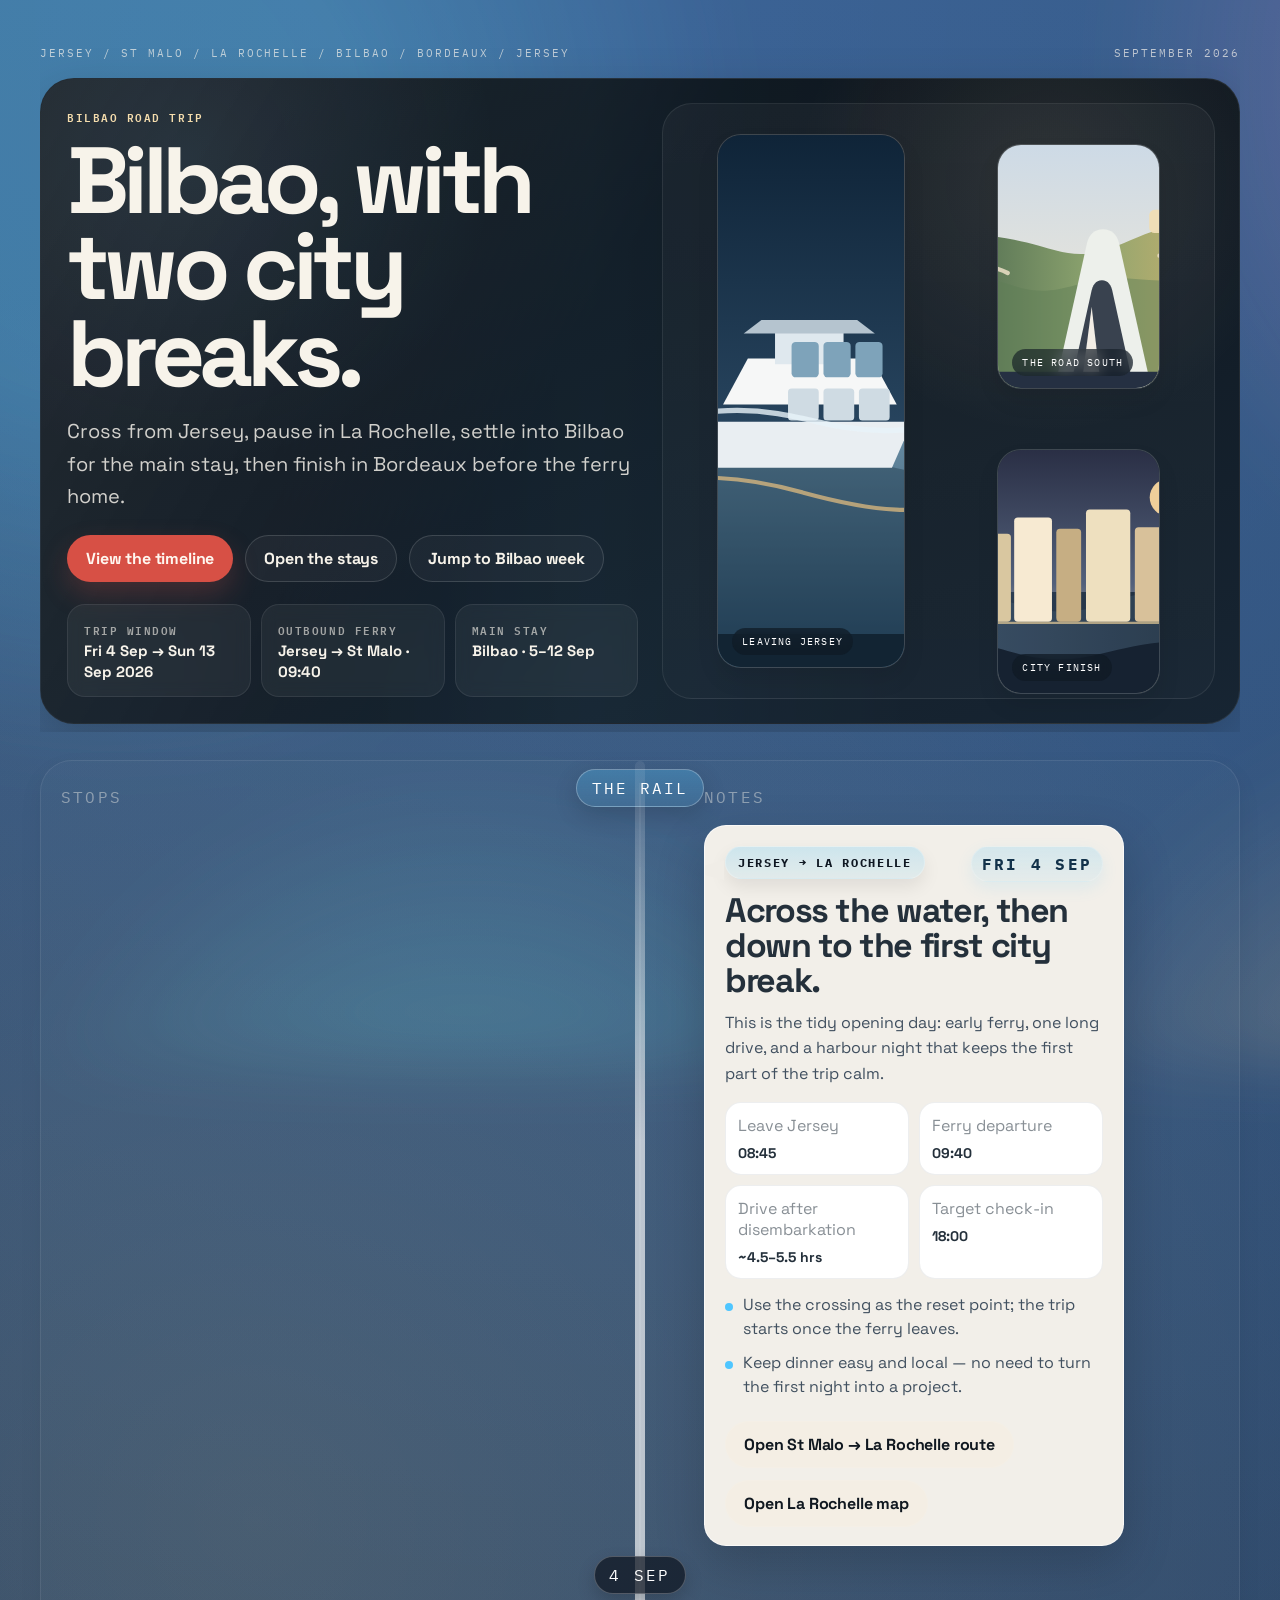
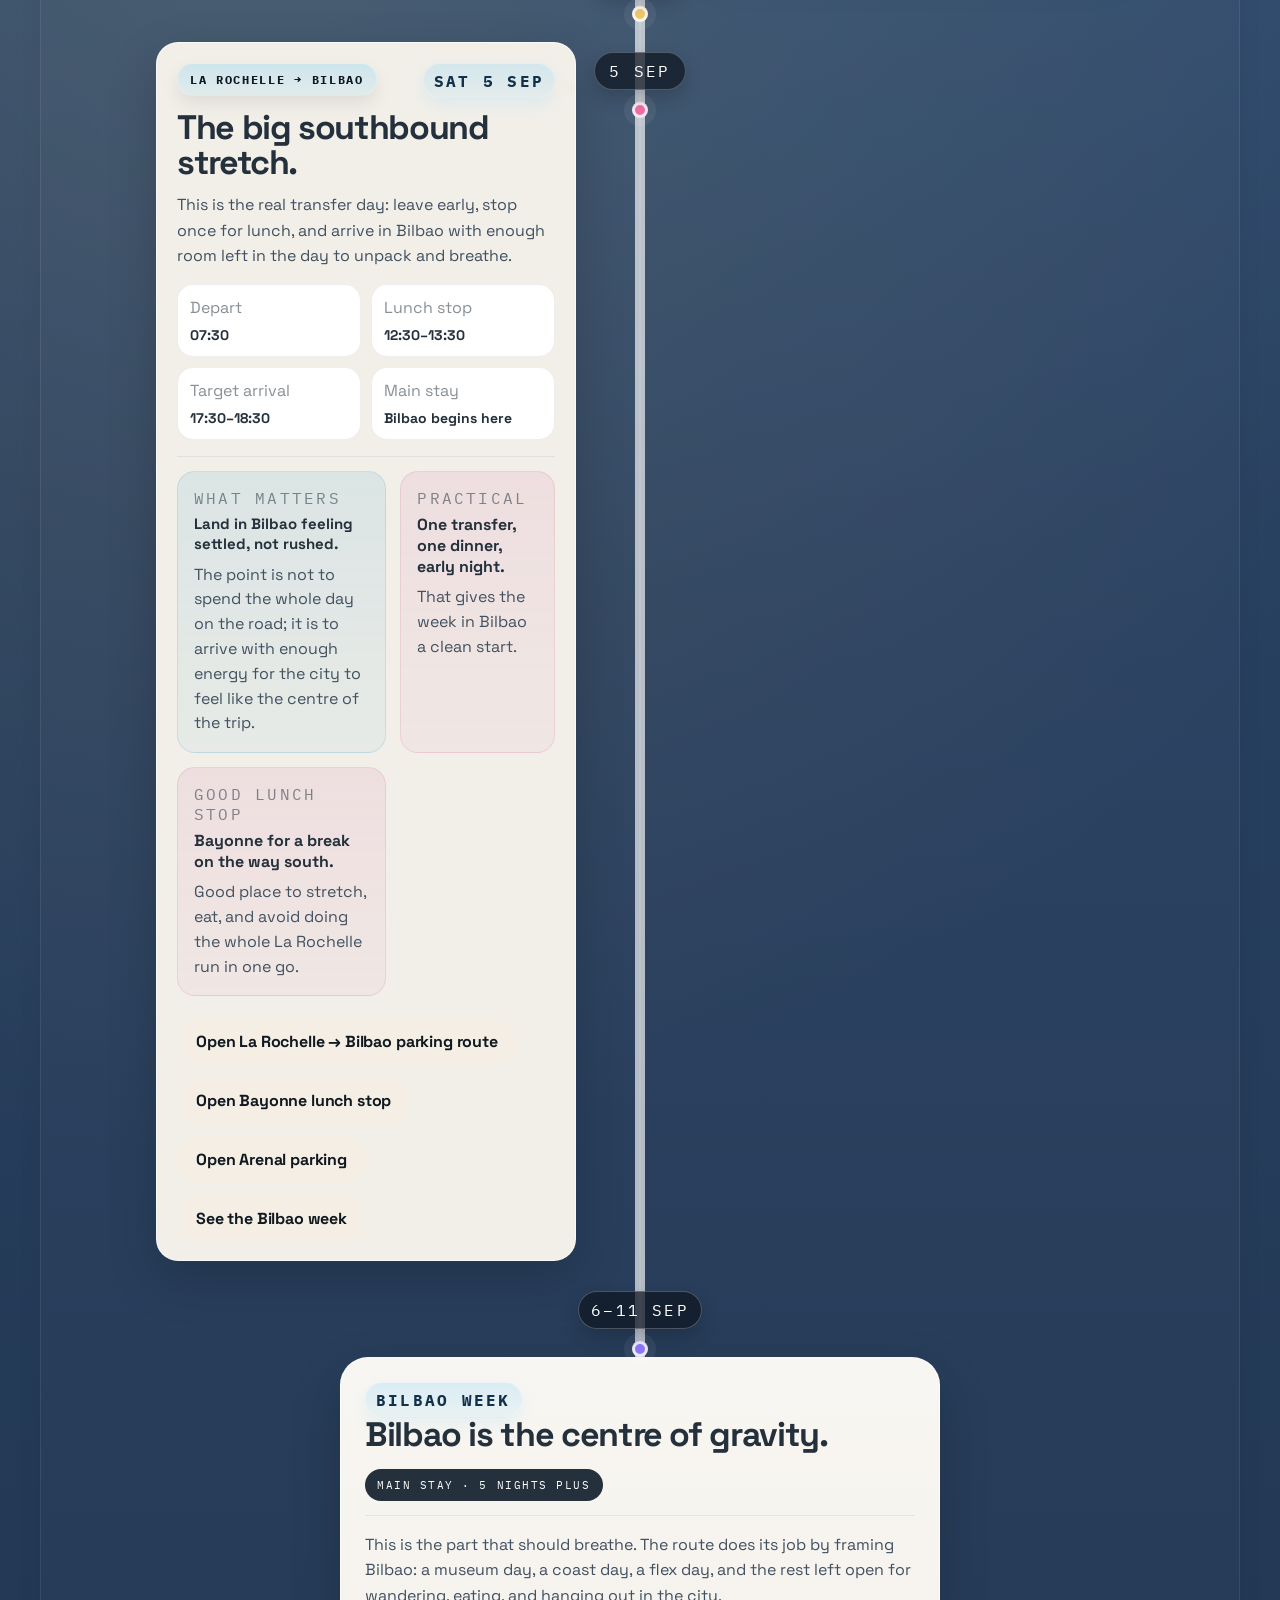
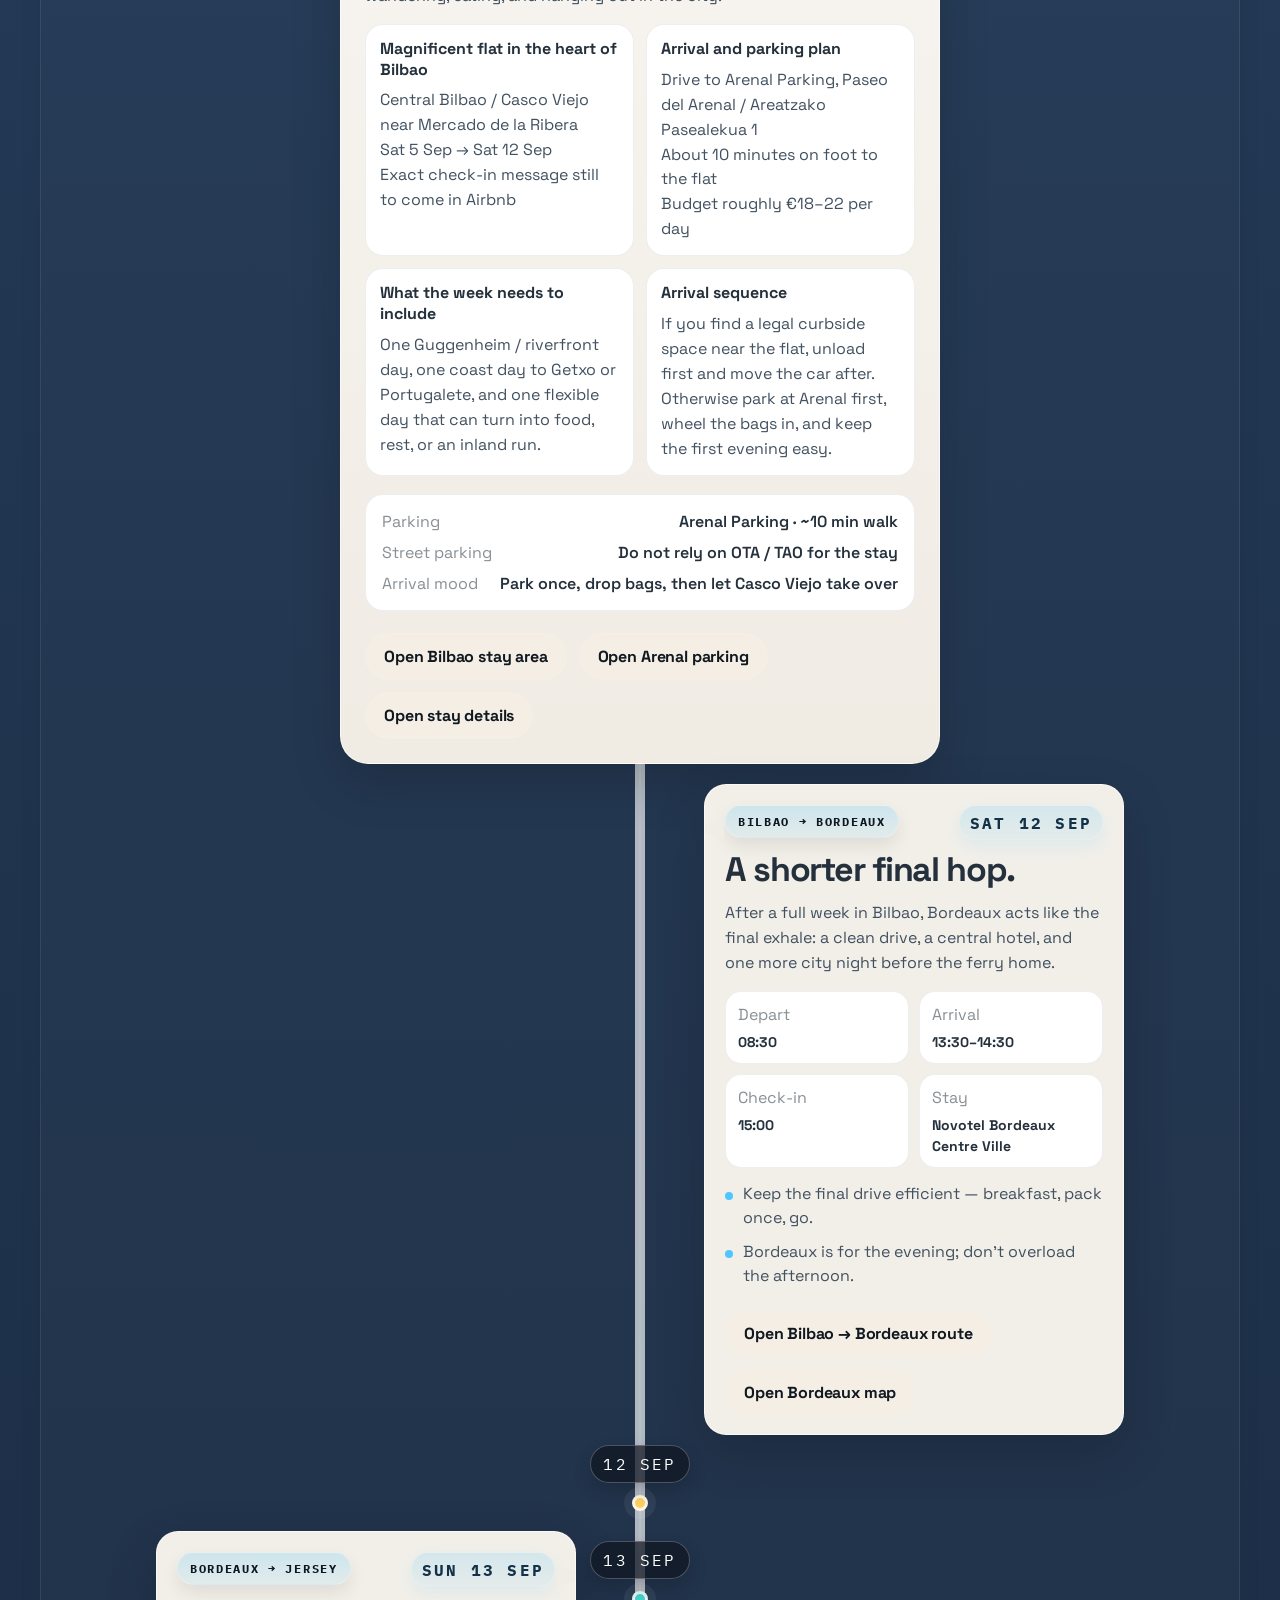
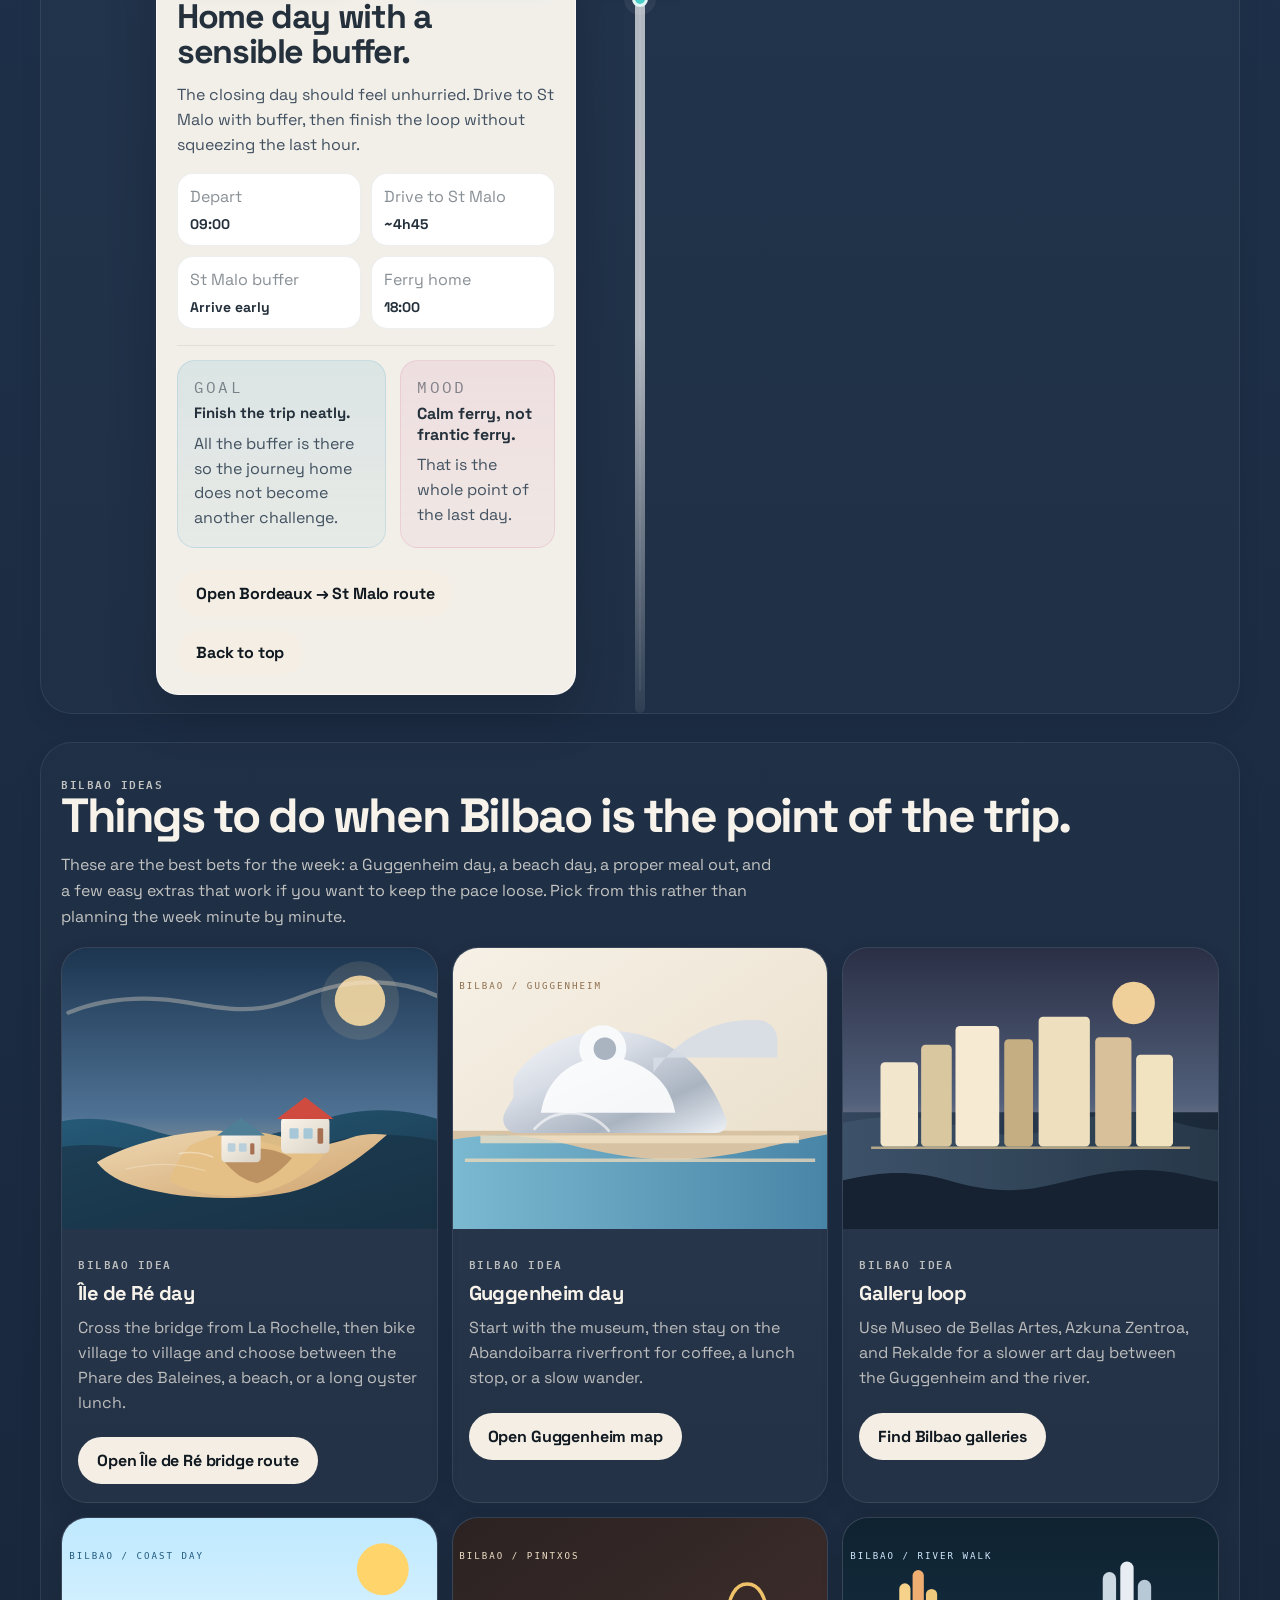
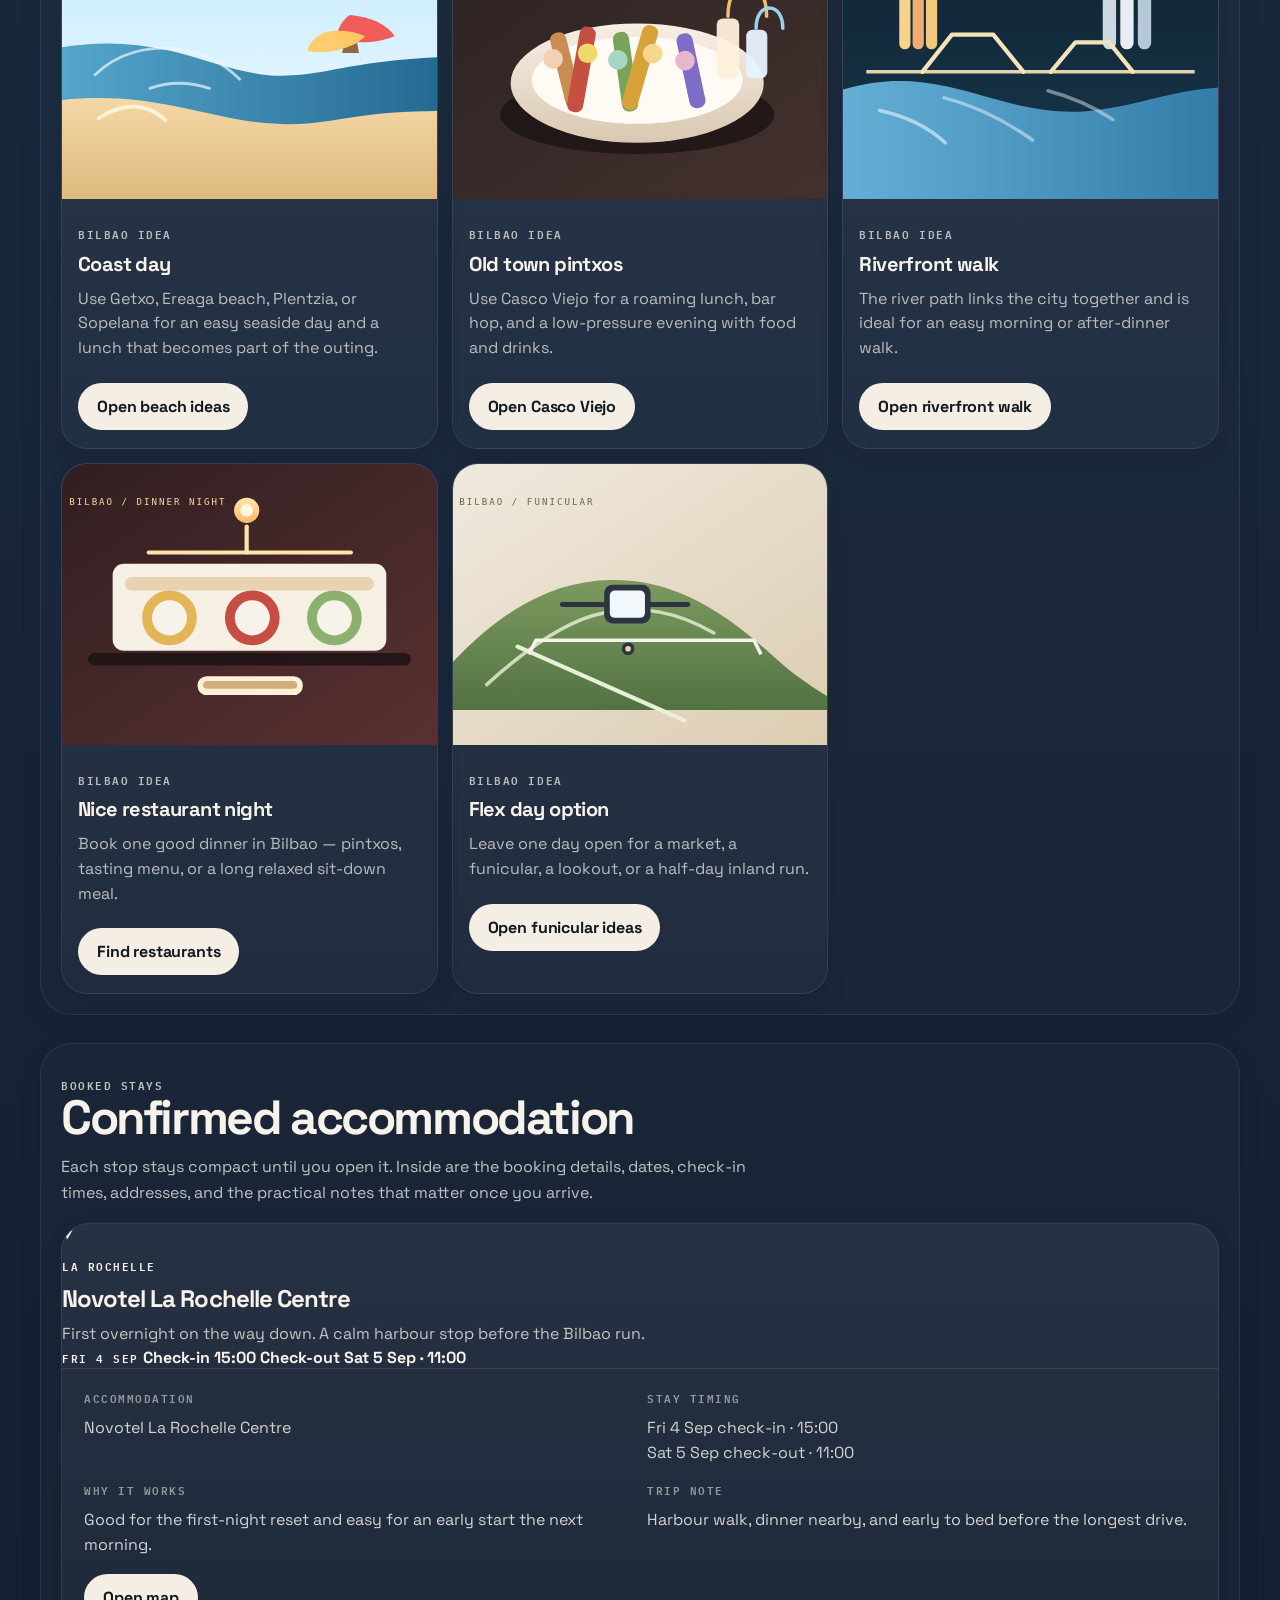
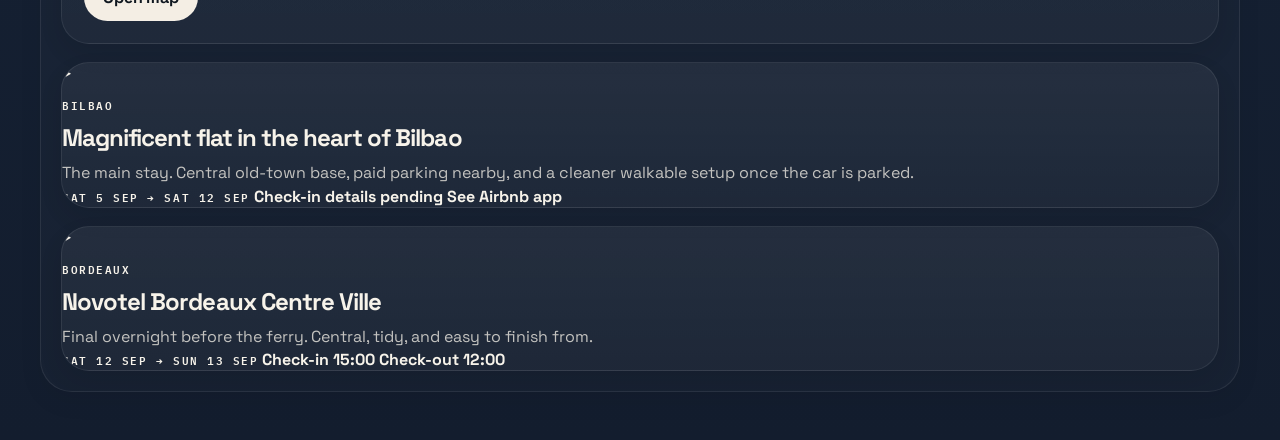
<file: index.html>
<!doctype html>
<html lang="en">
<head>
  <meta charset="utf-8" />
  <meta name="viewport" content="width=device-width, initial-scale=1" />
  <title>Jersey → Bilbao Road Trip 2026</title>
  <meta name="description" content="Tom and Sam's Jersey → Bilbao road trip, laid out as a proper vertical timeline with Bilbao at the centre, two city breaks framing it, and clickable travel CTAs." />
  <link rel="preconnect" href="https://fonts.googleapis.com">
  <link rel="preconnect" href="https://fonts.gstatic.com" crossorigin>
  <link href="https://fonts.googleapis.com/css2?family=Space+Grotesk:wght@400;500;600;700&family=IBM+Plex+Mono:wght@400;500;600&display=swap" rel="stylesheet">
  <link rel="stylesheet" href="styles.css?v=13" />
</head>
<body>
  <div class="page-shell">
    <header class="hero" id="top">
      <div class="hero-topline">
        <span>JERSEY / ST MALO / LA ROCHELLE / BILBAO / BORDEAUX / JERSEY</span>
        <span>SEPTEMBER 2026</span>
      </div>

      <div class="hero-grid">
        <div class="hero-copy">
          <p class="eyebrow">Bilbao road trip</p>
          <h1>Bilbao, with two city breaks.</h1>
          <p class="lede">Cross from Jersey, pause in La Rochelle, settle into Bilbao for the main stay, then finish in Bordeaux before the ferry home.</p>

          <div class="hero-actions">
            <a class="button primary" href="#timeline">View the timeline</a>
            <a class="button" href="#bases">Open the stays</a>
            <a class="button" href="#bilbao-week">Jump to Bilbao week</a>
          </div>

          <div class="fact-row" aria-label="Trip facts">
            <div><span>Trip window</span><strong>Fri 4 Sep → Sun 13 Sep 2026</strong></div>
            <div><span>Outbound ferry</span><strong>Jersey → St Malo · 09:40</strong></div>
            <div><span>Main stay</span><strong>Bilbao · 5–12 Sep</strong></div>
          </div>
        </div>

        <aside class="hero-media" aria-label="Travel images">
          <figure class="image-frame image-large">
            <img data-photo="ferry" alt="Illustrated ferry leaving Jersey at dawn" />
            <figcaption>Leaving Jersey</figcaption>
          </figure>
          <div class="image-stack">
            <figure class="image-frame image-small first">
              <img data-photo="road" alt="Illustrated road through France toward Bilbao" />
              <figcaption>The road south</figcaption>
            </figure>
            <figure class="image-frame image-small second">
              <img data-photo="city" alt="Illustrated city waterfront at dusk" />
              <figcaption>City finish</figcaption>
            </figure>
          </div>
        </aside>
      </div>
    </header>

    <main>
      <section class="timeline-shell section" id="timeline" aria-label="Vertical travel timeline">
        <div class="timeline-head">
          <div class="guide">Stops</div>
          <div class="rail-label">The rail</div>
          <div class="guide">Notes</div>
        </div>

        <div class="entries">
          <article class="entry right reveal">
            <div class="card-wrap">
              <div class="card">
                <div class="card-inner">
                  <div class="card-topline">
                    <div class="card-chip">Fri 4 Sep</div>
                    <div class="date-pill">Jersey → La Rochelle</div>
                  </div>
                  <h2>Across the water, then down to the first city break.</h2>
                  <p class="summary">This is the tidy opening day: early ferry, one long drive, and a harbour night that keeps the first part of the trip calm.</p>
                  <div class="facts">
                    <div class="fact"><span>Leave Jersey</span><strong>08:45</strong></div>
                    <div class="fact"><span>Ferry departure</span><strong>09:40</strong></div>
                    <div class="fact"><span>Drive after disembarkation</span><strong>~4.5–5.5 hrs</strong></div>
                    <div class="fact"><span>Target check-in</span><strong>18:00</strong></div>
                  </div>
                  <ul class="bullets">
                    <li>Use the crossing as the reset point; the trip starts once the ferry leaves.</li>
                    <li>Keep dinner easy and local — no need to turn the first night into a project.</li>
                  </ul>
                  <div class="action-row">
                    <a class="button light" href="https://www.google.com/maps/dir/?api=1&origin=Gare+Maritime+du+Naye+Saint-Malo&destination=Novotel+La+Rochelle+Centre&travelmode=driving" target="_blank" rel="noreferrer">Open St Malo → La Rochelle route</a>
                    <a class="button light" href="https://www.google.com/maps/search/?api=1&query=Novotel+La+Rochelle+Centre" target="_blank" rel="noreferrer">Open La Rochelle map</a>
                  </div>
                </div>
              </div>
            </div>
            <div class="timeline-node"><div class="node-date">4 Sep</div><div class="node-dot alt-5"></div></div>
          </article>

          <article class="entry left reveal">
            <div class="card-wrap">
              <div class="card">
                <div class="card-inner">
                  <div class="card-topline">
                    <div class="card-chip">Sat 5 Sep</div>
                    <div class="date-pill">La Rochelle → Bilbao</div>
                  </div>
                  <h2>The big southbound stretch.</h2>
                  <p class="summary">This is the real transfer day: leave early, stop once for lunch, and arrive in Bilbao with enough room left in the day to unpack and breathe.</p>
                  <div class="facts">
                    <div class="fact"><span>Depart</span><strong>07:30</strong></div>
                    <div class="fact"><span>Lunch stop</span><strong>12:30–13:30</strong></div>
                    <div class="fact"><span>Target arrival</span><strong>17:30–18:30</strong></div>
                    <div class="fact"><span>Main stay</span><strong>Bilbao begins here</strong></div>
                  </div>
                  <div class="card-emphasis">
                    <div class="callout">
                      <span class="note-label">What matters</span>
                      <strong>Land in Bilbao feeling settled, not rushed.</strong>
                      <p>The point is not to spend the whole day on the road; it is to arrive with enough energy for the city to feel like the centre of the trip.</p>
                    </div>
                    <div class="mini">
                      <span class="note-label">Practical</span>
                      <strong>One transfer, one dinner, early night.</strong>
                      <p>That gives the week in Bilbao a clean start.</p>
                    </div>
                    <div class="mini">
                      <span class="note-label">Good lunch stop</span>
                      <strong>Bayonne for a break on the way south.</strong>
                      <p>Good place to stretch, eat, and avoid doing the whole La Rochelle run in one go.</p>
                    </div>
                  </div>
                  <div class="action-row">
                    <a class="button light" href="https://www.google.com/maps/dir/?api=1&origin=Novotel+La+Rochelle+Centre&destination=Arenal+Parking+Bilbao&travelmode=driving" target="_blank" rel="noreferrer">Open La Rochelle → Bilbao parking route</a>
                    <a class="button light" href="https://www.google.com/maps/search/?api=1&query=Bayonne" target="_blank" rel="noreferrer">Open Bayonne lunch stop</a>
                    <a class="button light" href="https://www.google.com/maps/search/?api=1&query=Arenal+Parking+Bilbao" target="_blank" rel="noreferrer">Open Arenal parking</a>
                    <a class="button light" href="#bilbao-week">See the Bilbao week</a>
                  </div>
                </div>
              </div>
            </div>
            <div class="timeline-node"><div class="node-date">5 Sep</div><div class="node-dot alt-1"></div></div>
          </article>

          <article class="entry center reveal" id="bilbao-week">
            <div class="timeline-node"><div class="node-date">6–11 Sep</div><div class="node-dot alt-3"></div></div>
            <div class="card-wrap">
              <div class="card center-card">
                <div class="card-inner">
                  <div class="center-hero">
                    <div>
                      <div class="card-chip">Bilbao week</div>
                      <h2>Bilbao is the centre of gravity.</h2>
                    </div>
                    <div class="center-badge">Main stay · 5 nights plus</div>
                  </div>
                  <p class="summary" style="max-width:68ch;margin-bottom:16px;">This is the part that should breathe. The route does its job by framing Bilbao: a museum day, a coast day, a flex day, and the rest left open for wandering, eating, and hanging out in the city.</p>
                  <div class="center-columns">
                    <div class="center-box">
                      <h3>Magnificent flat in the heart of Bilbao</h3>
                      <p>Central Bilbao / Casco Viejo near Mercado de la Ribera<br>Sat 5 Sep → Sat 12 Sep<br>Exact check-in message still to come in Airbnb</p>
                    </div>
                    <div class="center-box">
                      <h3>Arrival and parking plan</h3>
                      <p>Drive to Arenal Parking, Paseo del Arenal / Areatzako Pasealekua 1<br>About 10 minutes on foot to the flat<br>Budget roughly €18–22 per day</p>
                    </div>
                    <div class="center-box">
                      <h3>What the week needs to include</h3>
                      <p>One Guggenheim / riverfront day, one coast day to Getxo or Portugalete, and one flexible day that can turn into food, rest, or an inland run.</p>
                    </div>
                    <div class="center-box">
                      <h3>Arrival sequence</h3>
                      <p>If you find a legal curbside space near the flat, unload first and move the car after. Otherwise park at Arenal first, wheel the bags in, and keep the first evening easy.</p>
                    </div>
                  </div>
                  <div class="stack-note">
                    <div class="line"><span>Parking</span><strong>Arenal Parking · ~10 min walk</strong></div>
                    <div class="line"><span>Street parking</span><strong>Do not rely on OTA / TAO for the stay</strong></div>
                    <div class="line"><span>Arrival mood</span><strong>Park once, drop bags, then let Casco Viejo take over</strong></div>
                  </div>
                  <div class="action-row">
                    <a class="button light" href="https://www.google.com/maps/search/?api=1&query=Mercado+de+la+Ribera+Bilbao" target="_blank" rel="noreferrer">Open Bilbao stay area</a>
                    <a class="button light" href="https://www.google.com/maps/search/?api=1&query=Arenal+Parking+Bilbao" target="_blank" rel="noreferrer">Open Arenal parking</a>
                    <a class="button light" href="#bases">Open stay details</a>
                  </div>
                </div>
              </div>
            </div>
          </article>

          <article class="entry right reveal">
            <div class="card-wrap">
              <div class="card">
                <div class="card-inner">
                  <div class="card-topline">
                    <div class="card-chip">Sat 12 Sep</div>
                    <div class="date-pill">Bilbao → Bordeaux</div>
                  </div>
                  <h2>A shorter final hop.</h2>
                  <p class="summary">After a full week in Bilbao, Bordeaux acts like the final exhale: a clean drive, a central hotel, and one more city night before the ferry home.</p>
                  <div class="facts">
                    <div class="fact"><span>Depart</span><strong>08:30</strong></div>
                    <div class="fact"><span>Arrival</span><strong>13:30–14:30</strong></div>
                    <div class="fact"><span>Check-in</span><strong>15:00</strong></div>
                    <div class="fact"><span>Stay</span><strong>Novotel Bordeaux Centre Ville</strong></div>
                  </div>
                  <ul class="bullets">
                    <li>Keep the final drive efficient — breakfast, pack once, go.</li>
                    <li>Bordeaux is for the evening; don’t overload the afternoon.</li>
                  </ul>
                  <div class="action-row">
                    <a class="button light" href="https://www.google.com/maps/dir/?api=1&origin=Arenal+Parking+Bilbao&destination=Novotel+Bordeaux+Centre+Ville&travelmode=driving" target="_blank" rel="noreferrer">Open Bilbao → Bordeaux route</a>
                    <a class="button light" href="https://www.google.com/maps/search/?api=1&query=Novotel+Bordeaux+Centre+Ville" target="_blank" rel="noreferrer">Open Bordeaux map</a>
                  </div>
                </div>
              </div>
            </div>
            <div class="timeline-node"><div class="node-date">12 Sep</div><div class="node-dot alt-2"></div></div>
          </article>

          <article class="entry left reveal">
            <div class="card-wrap">
              <div class="card">
                <div class="card-inner">
                  <div class="card-topline">
                    <div class="card-chip">Sun 13 Sep</div>
                    <div class="date-pill">Bordeaux → Jersey</div>
                  </div>
                  <h2>Home day with a sensible buffer.</h2>
                  <p class="summary">The closing day should feel unhurried. Drive to St Malo with buffer, then finish the loop without squeezing the last hour.</p>
                  <div class="facts">
                    <div class="fact"><span>Depart</span><strong>09:00</strong></div>
                    <div class="fact"><span>Drive to St Malo</span><strong>~4h45</strong></div>
                    <div class="fact"><span>St Malo buffer</span><strong>Arrive early</strong></div>
                    <div class="fact"><span>Ferry home</span><strong>18:00</strong></div>
                  </div>
                  <div class="card-emphasis">
                    <div class="callout">
                      <span class="note-label">Goal</span>
                      <strong>Finish the trip neatly.</strong>
                      <p>All the buffer is there so the journey home does not become another challenge.</p>
                    </div>
                    <div class="mini">
                      <span class="note-label">Mood</span>
                      <strong>Calm ferry, not frantic ferry.</strong>
                      <p>That is the whole point of the last day.</p>
                    </div>
                  </div>
                  <div class="action-row">
                    <a class="button light" href="https://www.google.com/maps/dir/?api=1&origin=Novotel+Bordeaux+Centre+Ville&destination=Gare+Maritime+du+Naye+Saint-Malo&travelmode=driving" target="_blank" rel="noreferrer">Open Bordeaux → St Malo route</a>
                    <a class="button light" href="#top">Back to top</a>
                  </div>
                </div>
              </div>
            </div>
            <div class="timeline-node"><div class="node-date">13 Sep</div><div class="node-dot alt-4"></div></div>
          </article>
        </div>
      </section>

      <section class="section section-photos" id="activities">
        <div class="section-head section-head-wide">
          <p class="eyebrow">Bilbao ideas</p>
          <h2>Things to do when Bilbao is the point of the trip.</h2>
          <p>These are the best bets for the week: a Guggenheim day, a beach day, a proper meal out, and a few easy extras that work if you want to keep the pace loose. Pick from this rather than planning the week minute by minute.</p>
        </div>
        <div class="activity-suggest grid" id="photoGrid"></div>
      </section>

      <section class="section" id="bases">
        <div class="section-head section-head-wide">
          <p class="eyebrow">Booked stays</p>
          <h2>Confirmed accommodation</h2>
          <p>Each stop stays compact until you open it. Inside are the booking details, dates, check-in times, addresses, and the practical notes that matter once you arrive.</p>
        </div>

        <div class="base-list">
          <details class="base-card" open>
            <summary>
              <div>
                <p class="base-city">La Rochelle</p>
                <h3>Novotel La Rochelle Centre</h3>
                <p class="base-summary">First overnight on the way down. A calm harbour stop before the Bilbao run.</p>
              </div>
              <div class="summary-meta">
                <span>Fri 4 Sep</span>
                <strong>Check-in 15:00</strong>
                <strong>Check-out Sat 5 Sep · 11:00</strong>
              </div>
            </summary>
            <div class="base-body">
              <div class="base-grid">
                <div>
                  <span class="field-label">Accommodation</span>
                  <p>Novotel La Rochelle Centre</p>
                </div>
                <div>
                  <span class="field-label">Stay timing</span>
                  <p>Fri 4 Sep check-in · 15:00<br>Sat 5 Sep check-out · 11:00</p>
                </div>
                <div>
                  <span class="field-label">Why it works</span>
                  <p>Good for the first-night reset and easy for an early start the next morning.</p>
                </div>
                <div>
                  <span class="field-label">Trip note</span>
                  <p>Harbour walk, dinner nearby, and early to bed before the longest drive.</p>
                </div>
              </div>
              <div class="action-row">
                <a class="button light" href="https://www.google.com/maps/search/?api=1&query=Novotel+La+Rochelle+Centre" target="_blank" rel="noreferrer">Open map</a>
              </div>
            </div>
          </details>

          <details class="base-card">
            <summary>
              <div>
                <p class="base-city">Bilbao</p>
                <h3>Magnificent flat in the heart of Bilbao</h3>
                <p class="base-summary">The main stay. Central old-town base, paid parking nearby, and a cleaner walkable setup once the car is parked.</p>
              </div>
              <div class="summary-meta">
                <span>Sat 5 Sep → Sat 12 Sep</span>
                <strong>Check-in details pending</strong>
                <strong>See Airbnb app</strong>
              </div>
            </summary>
            <div class="base-body">
              <div class="base-grid">
                <div>
                  <span class="field-label">Accommodation</span>
                  <p>Magnificent flat in the heart of Bilbao</p>
                </div>
                <div>
                  <span class="field-label">Area</span>
                  <p>Central Bilbao / Casco Viejo near Mercado de la Ribera</p>
                </div>
                <div>
                  <span class="field-label">Stay timing</span>
                  <p>Sat 5 Sep arrival<br>Sat 12 Sep departure<br>Exact check-in and checkout times still to come in Airbnb</p>
                </div>
                <div>
                  <span class="field-label">Parking plan</span>
                  <p>Arenal Parking · Paseo del Arenal 1<br>About 10 minutes on foot<br>Roughly €18–22 per day</p>
                </div>
                <div>
                  <span class="field-label">Best arrival sequence</span>
                  <p>Try a quick unload only if a legal curbside space appears near the flat. Otherwise park first, then wheel bags in.</p>
                </div>
                <div>
                  <span class="field-label">Access note</span>
                  <p>Exact building entry and handoff details still pending in the Airbnb app.</p>
                </div>
              </div>
              <div class="action-row">
                <a class="button light" href="https://www.google.com/maps/search/?api=1&query=Mercado+de+la+Ribera+Bilbao" target="_blank" rel="noreferrer">Open stay area</a>
                <a class="button light" href="https://www.google.com/maps/search/?api=1&query=Arenal+Parking+Bilbao" target="_blank" rel="noreferrer">Open Arenal parking</a>
                <a class="button light" href="#bilbao-week">Jump to Bilbao week</a>
              </div>
            </div>
          </details>

          <details class="base-card">
            <summary>
              <div>
                <p class="base-city">Bordeaux</p>
                <h3>Novotel Bordeaux Centre Ville</h3>
                <p class="base-summary">Final overnight before the ferry. Central, tidy, and easy to finish from.</p>
              </div>
              <div class="summary-meta">
                <span>Sat 12 Sep → Sun 13 Sep</span>
                <strong>Check-in 15:00</strong>
                <strong>Check-out 12:00</strong>
              </div>
            </summary>
            <div class="base-body">
              <div class="base-grid">
                <div>
                  <span class="field-label">Accommodation</span>
                  <p>Novotel Bordeaux Centre Ville</p>
                </div>
                <div>
                  <span class="field-label">Stay timing</span>
                  <p>Sat 12 Sep check-in · 15:00<br>Sun 13 Sep check-out · 12:00</p>
                </div>
                <div>
                  <span class="field-label">Parking</span>
                  <p>Parking 8 Mai 1945 behind the hotel</p>
                </div>
                <div>
                  <span class="field-label">Trip note</span>
                  <p>The last night of the loop. Arrive, park once, and do the rest of the evening on foot.</p>
                </div>
              </div>
              <div class="action-row">
                <a class="button light" href="https://www.google.com/maps/search/?api=1&query=Novotel+Bordeaux+Centre+Ville" target="_blank" rel="noreferrer">Open map</a>
              </div>
            </div>
          </details>
        </div>
      </section>
    </main>
  </div>

  <script src="script.js?v=11"></script>
</body>
</html>
</file>
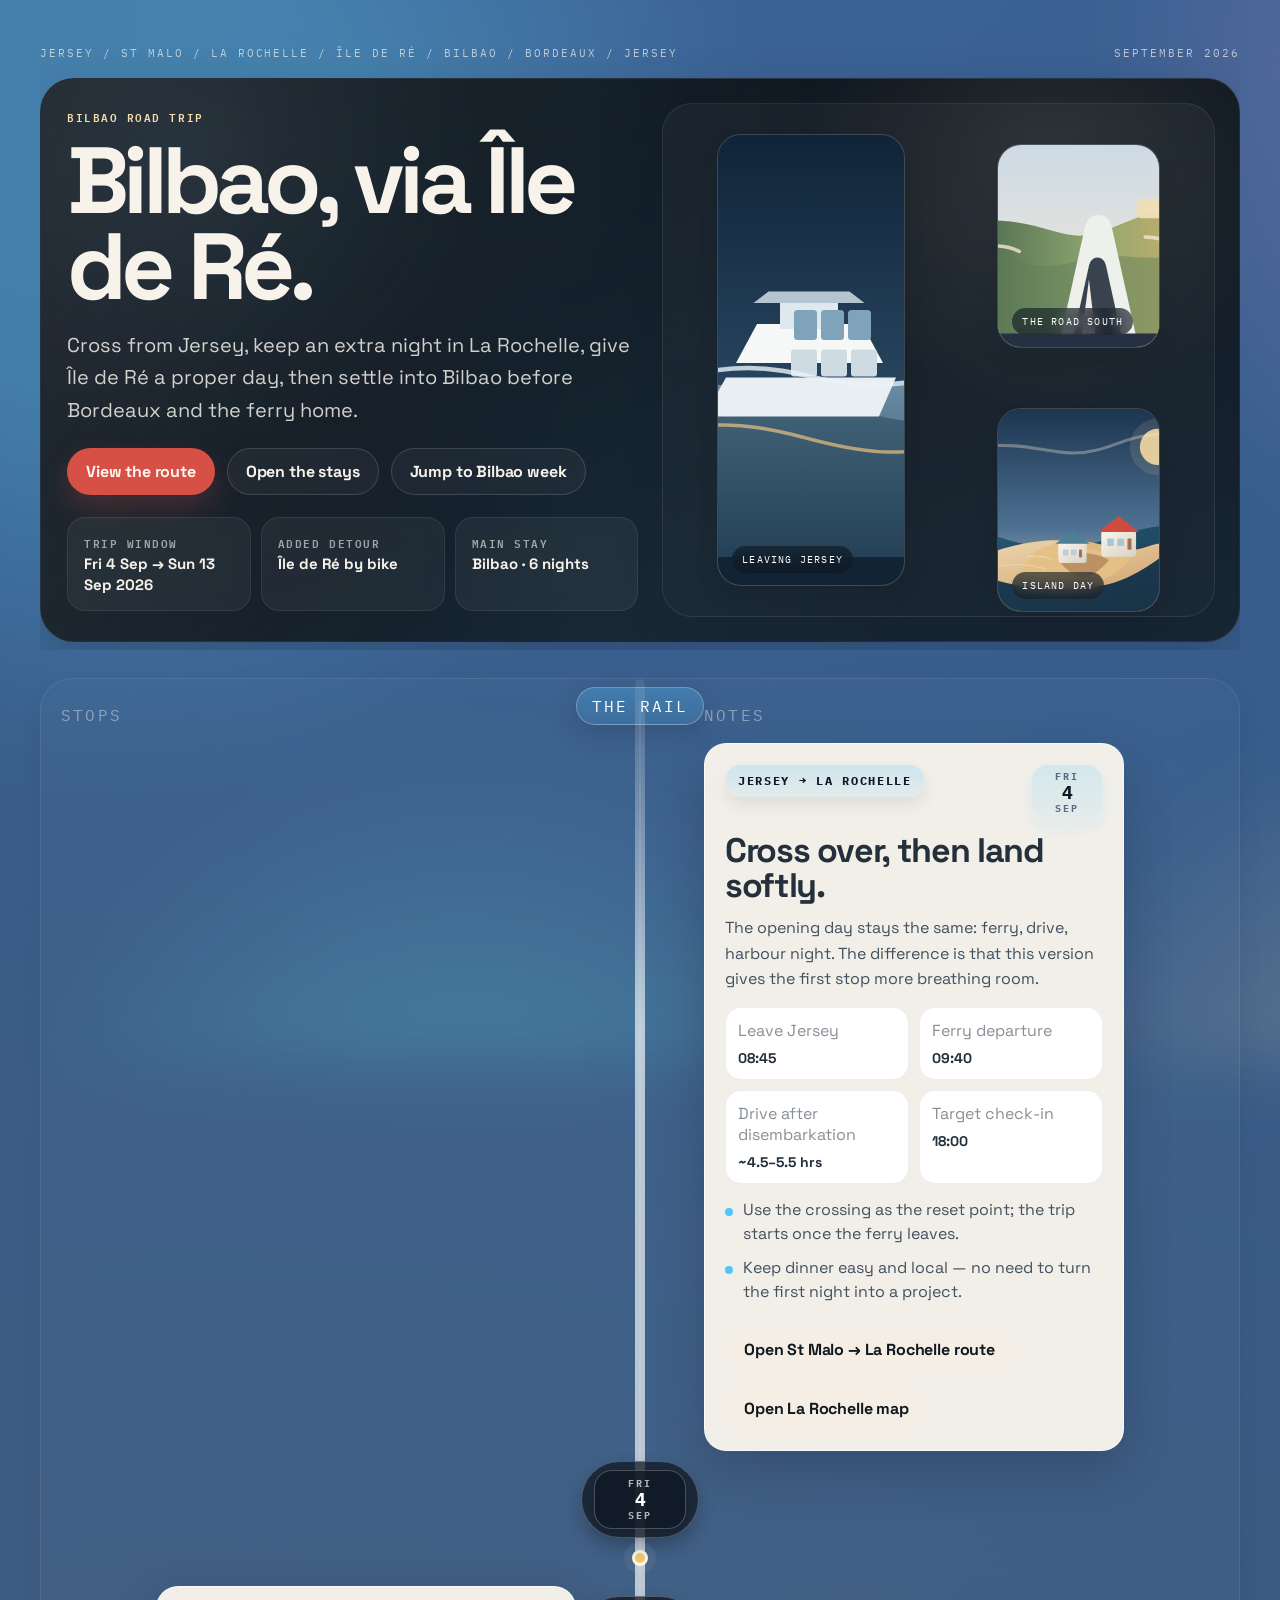
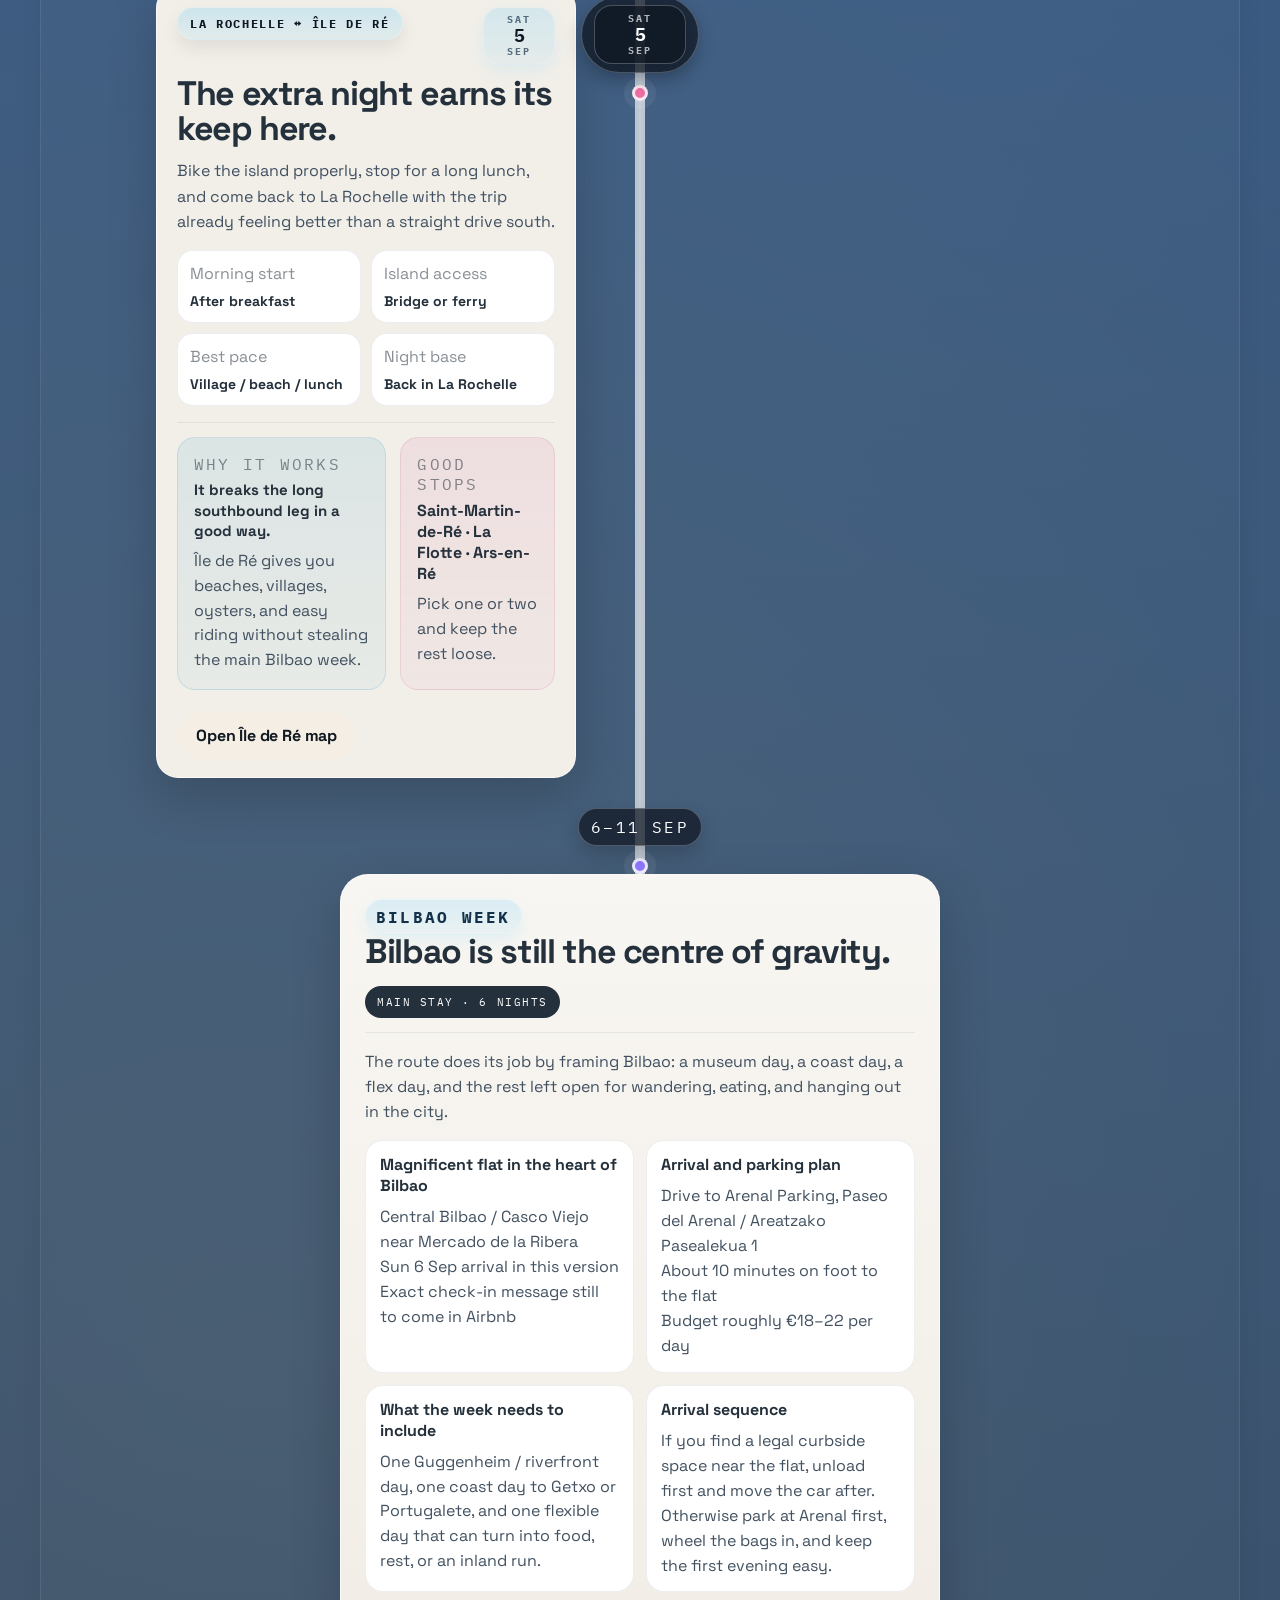
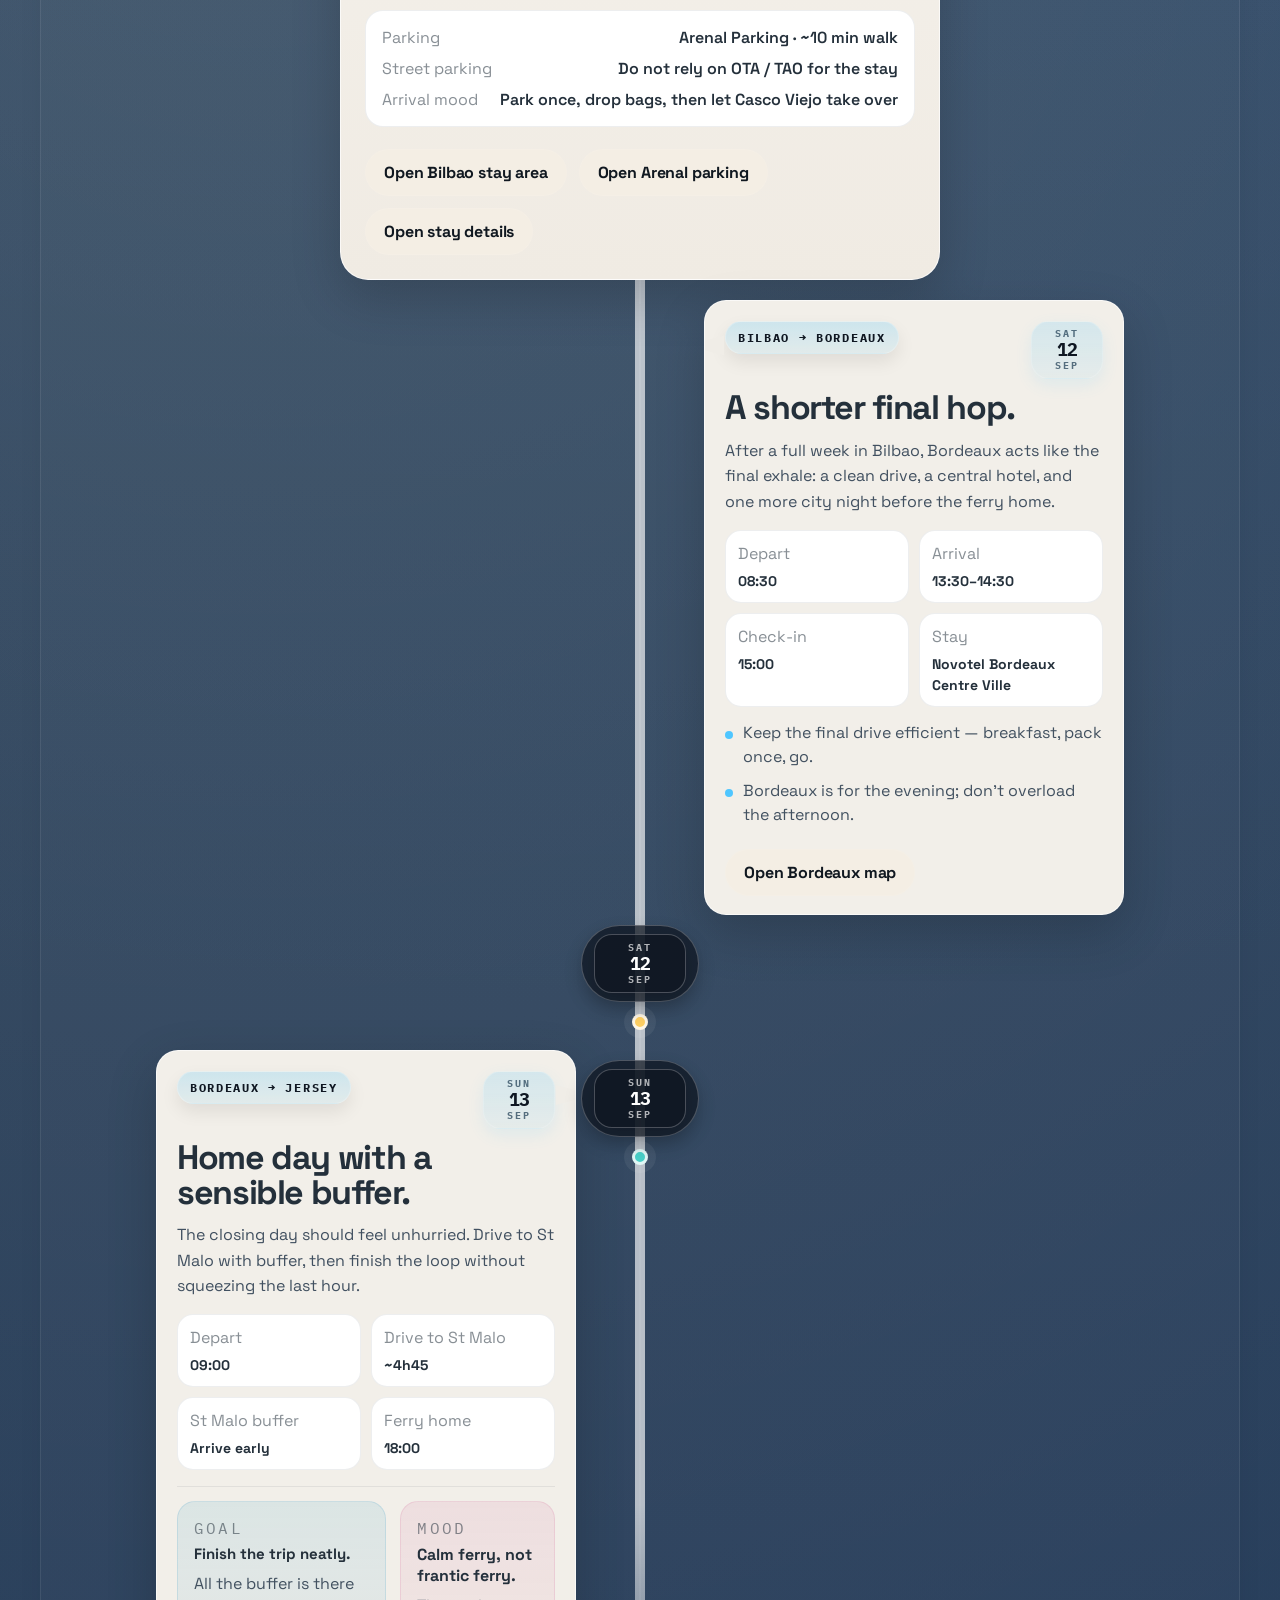
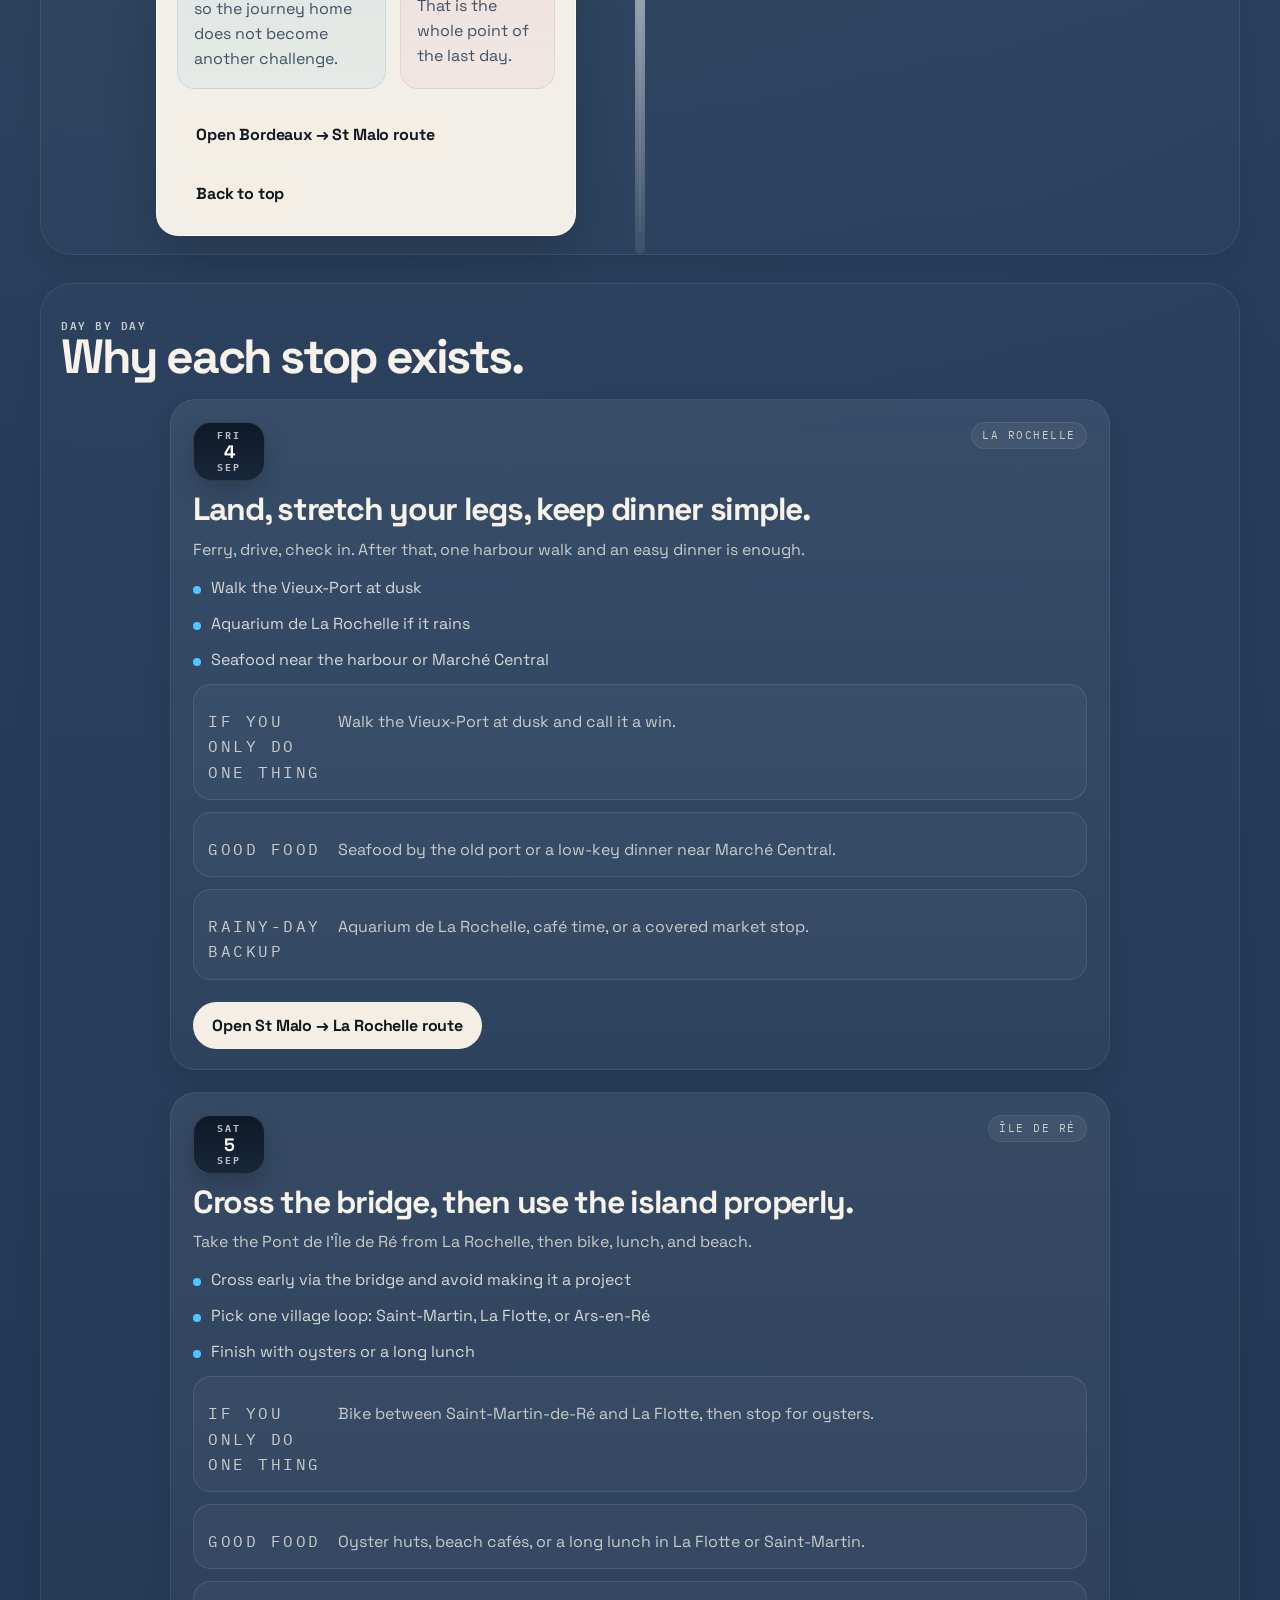
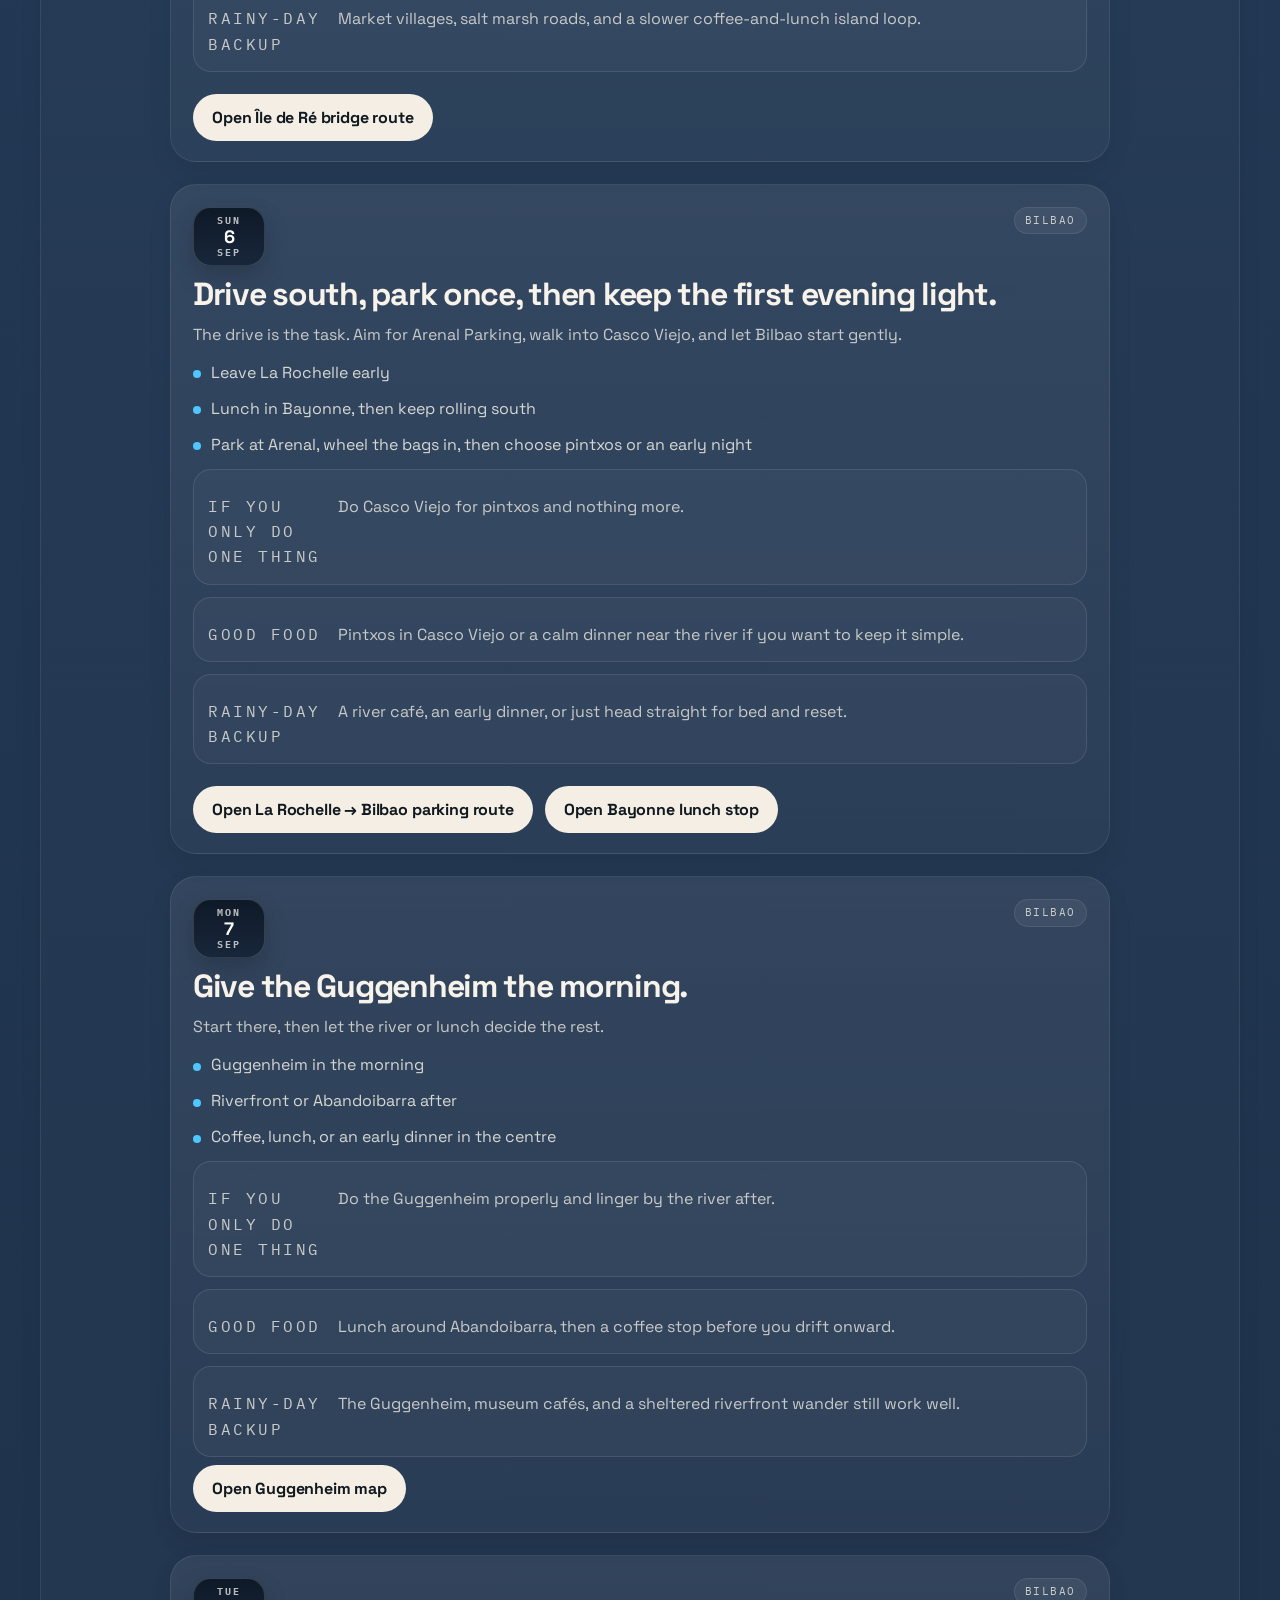
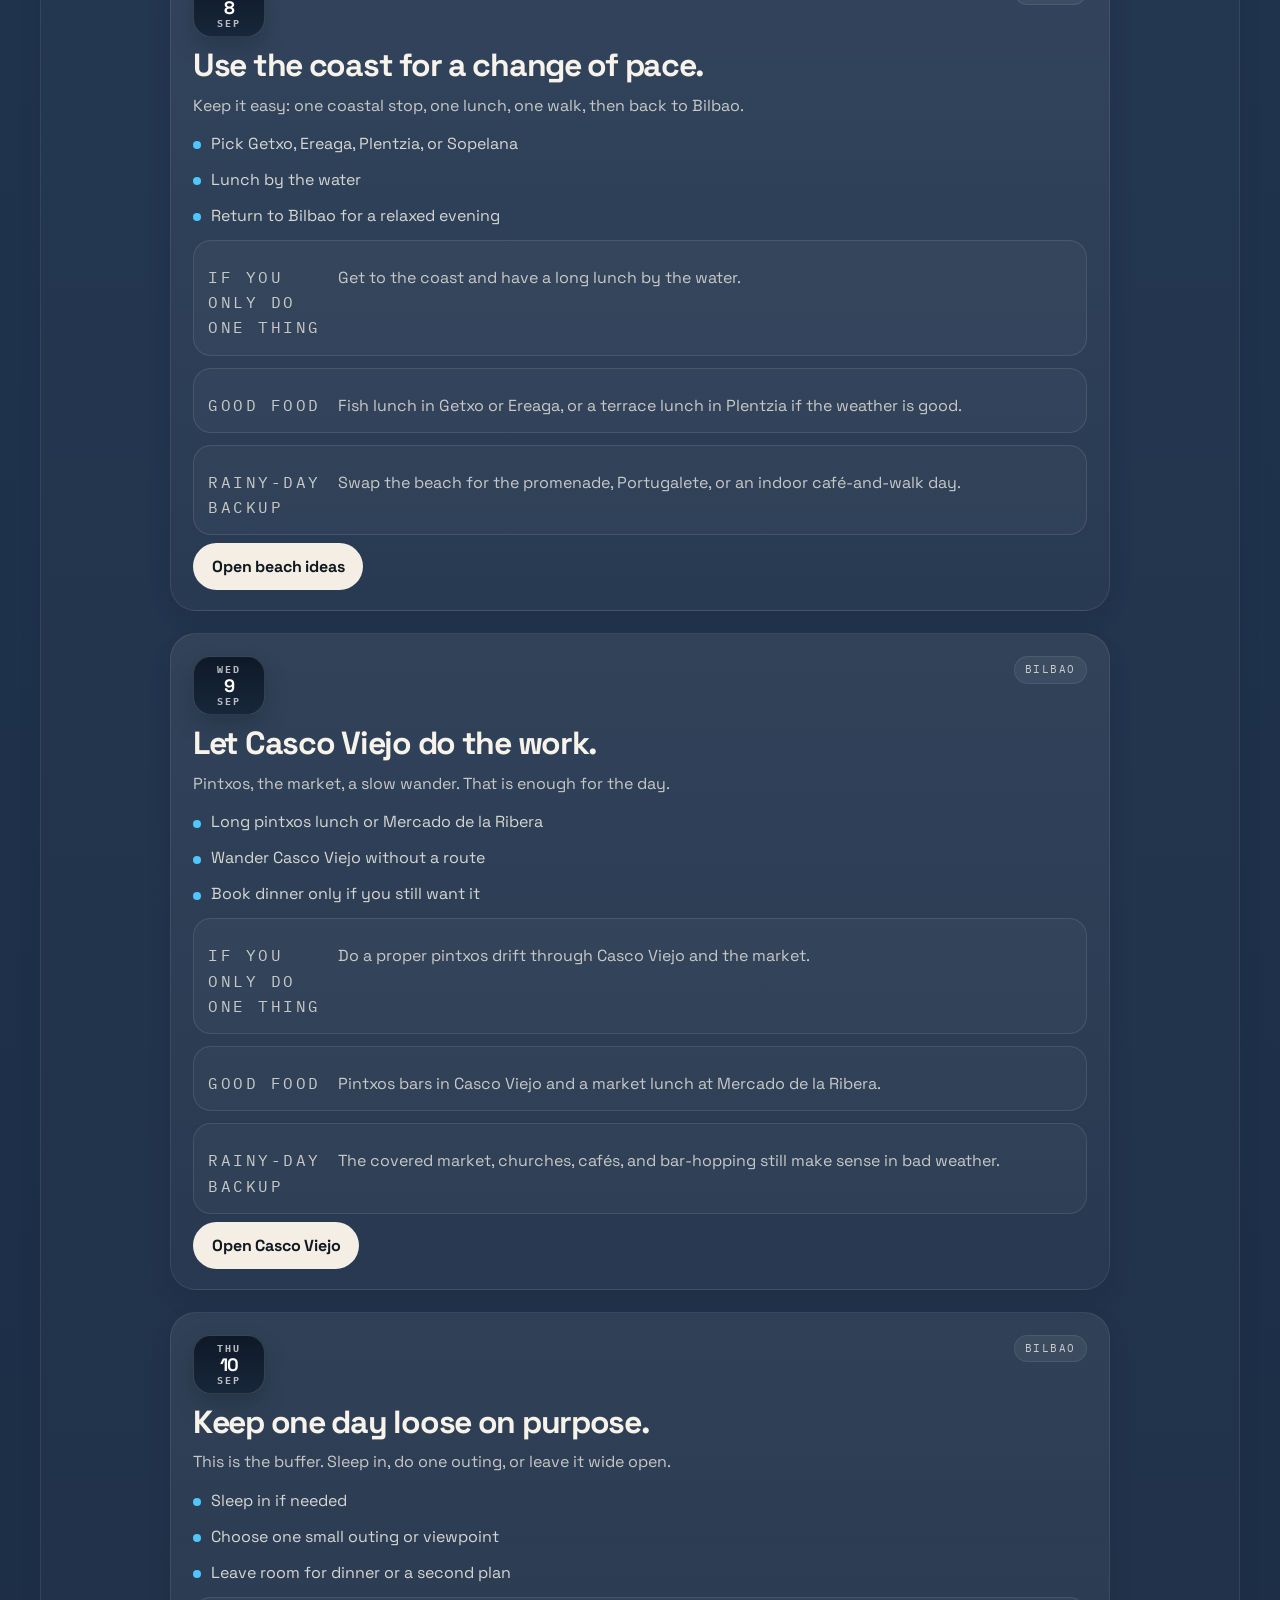
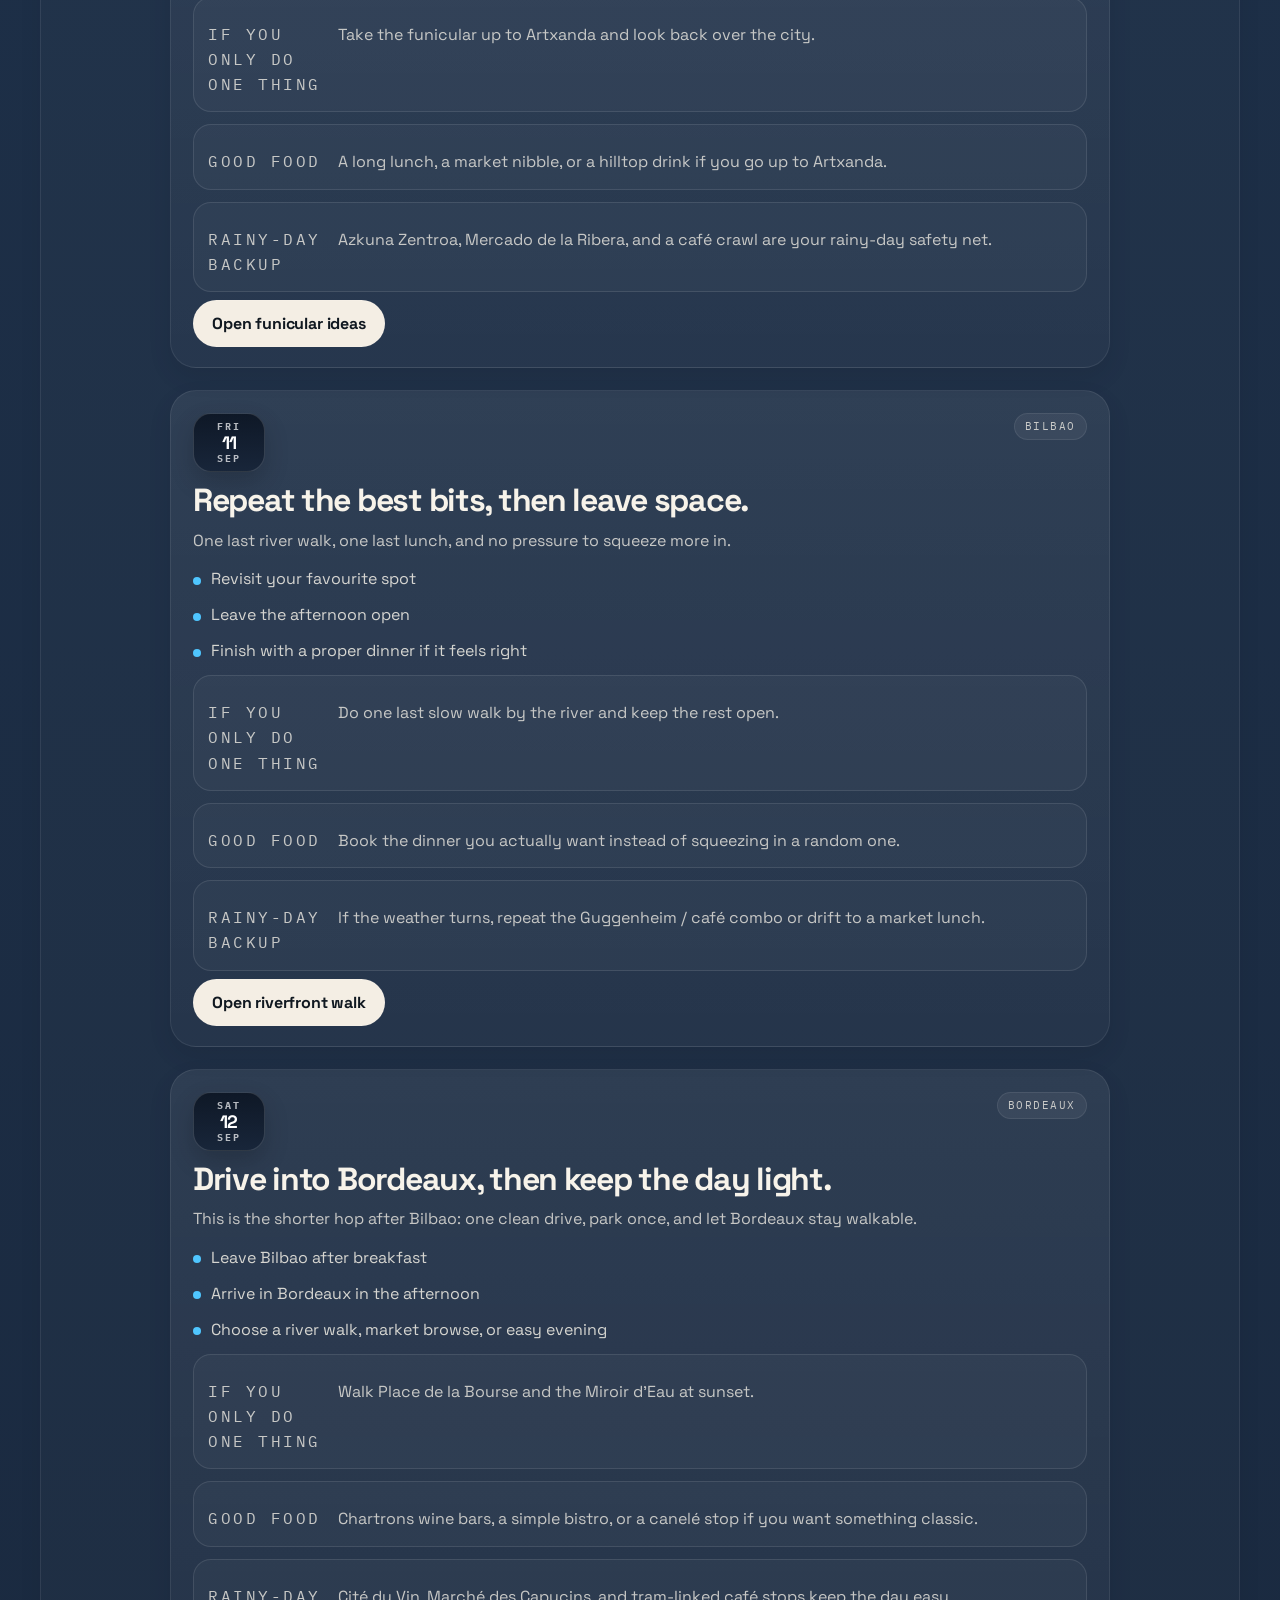
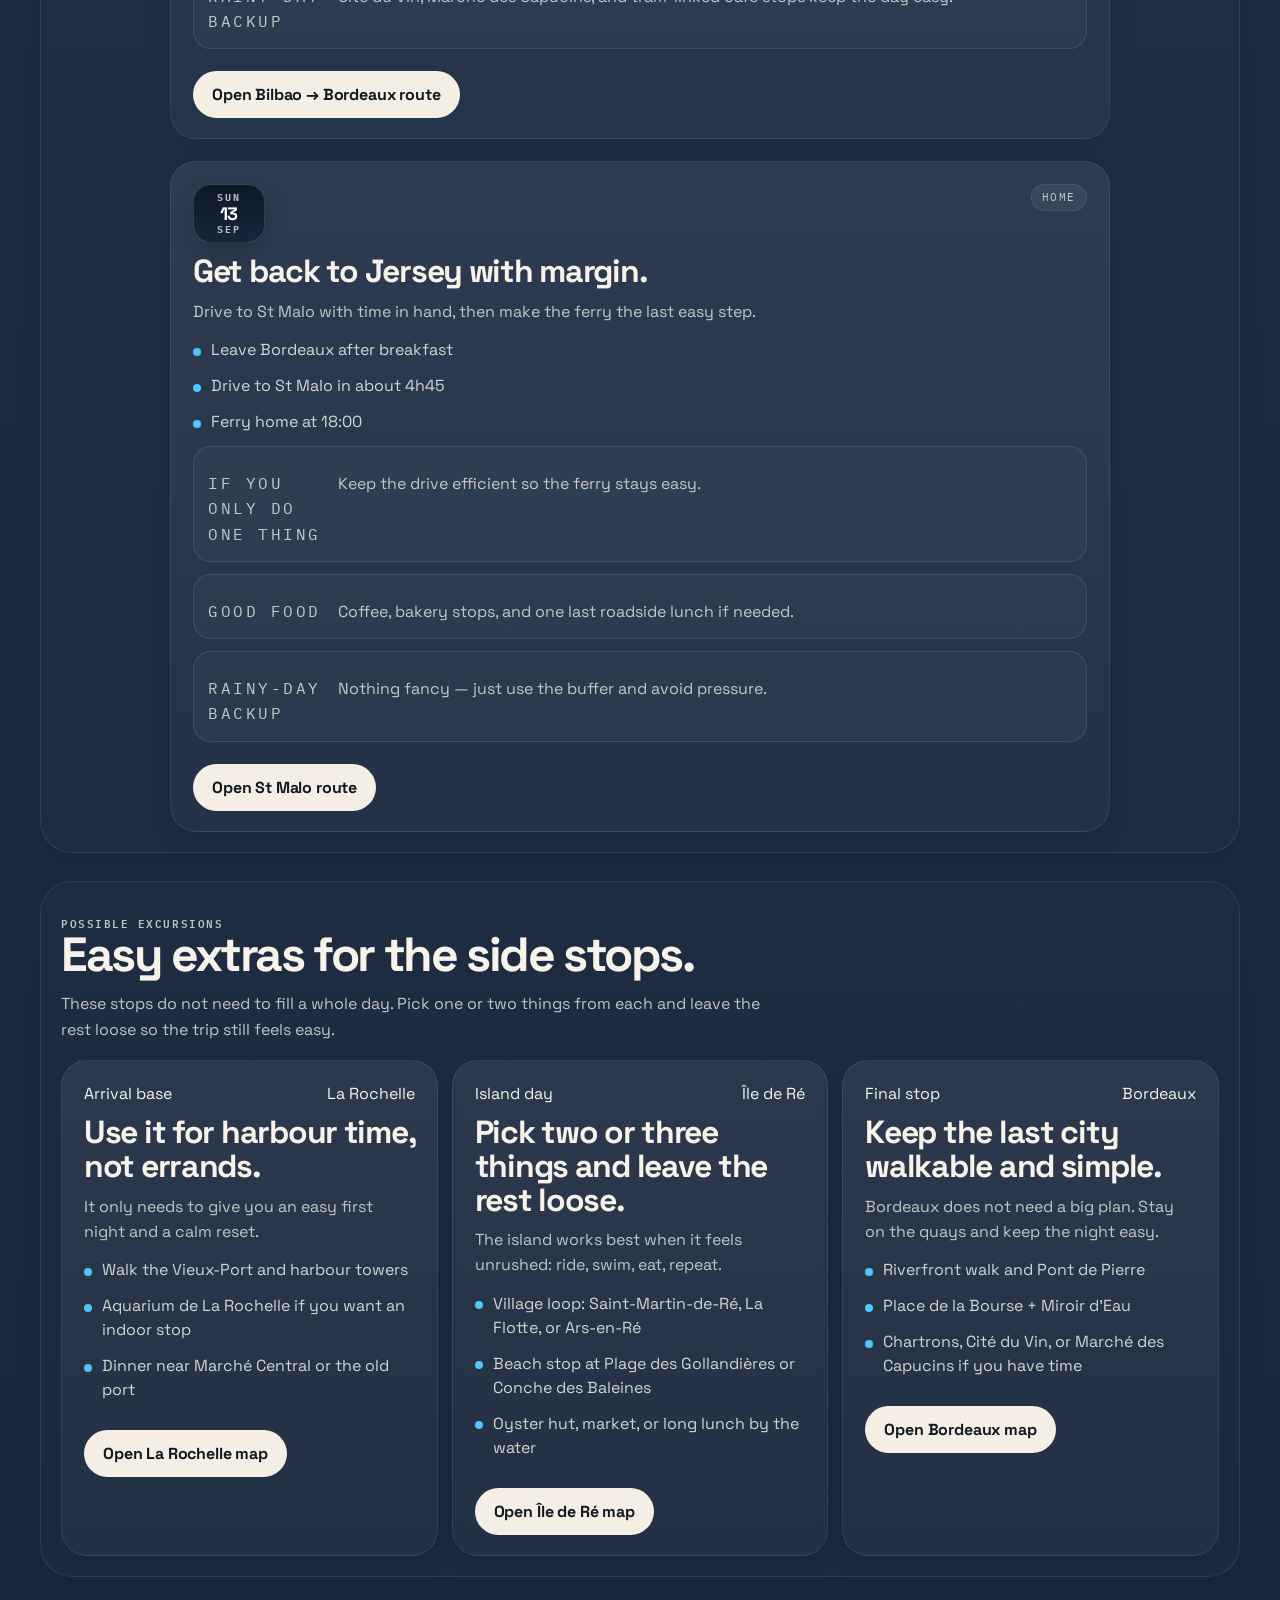
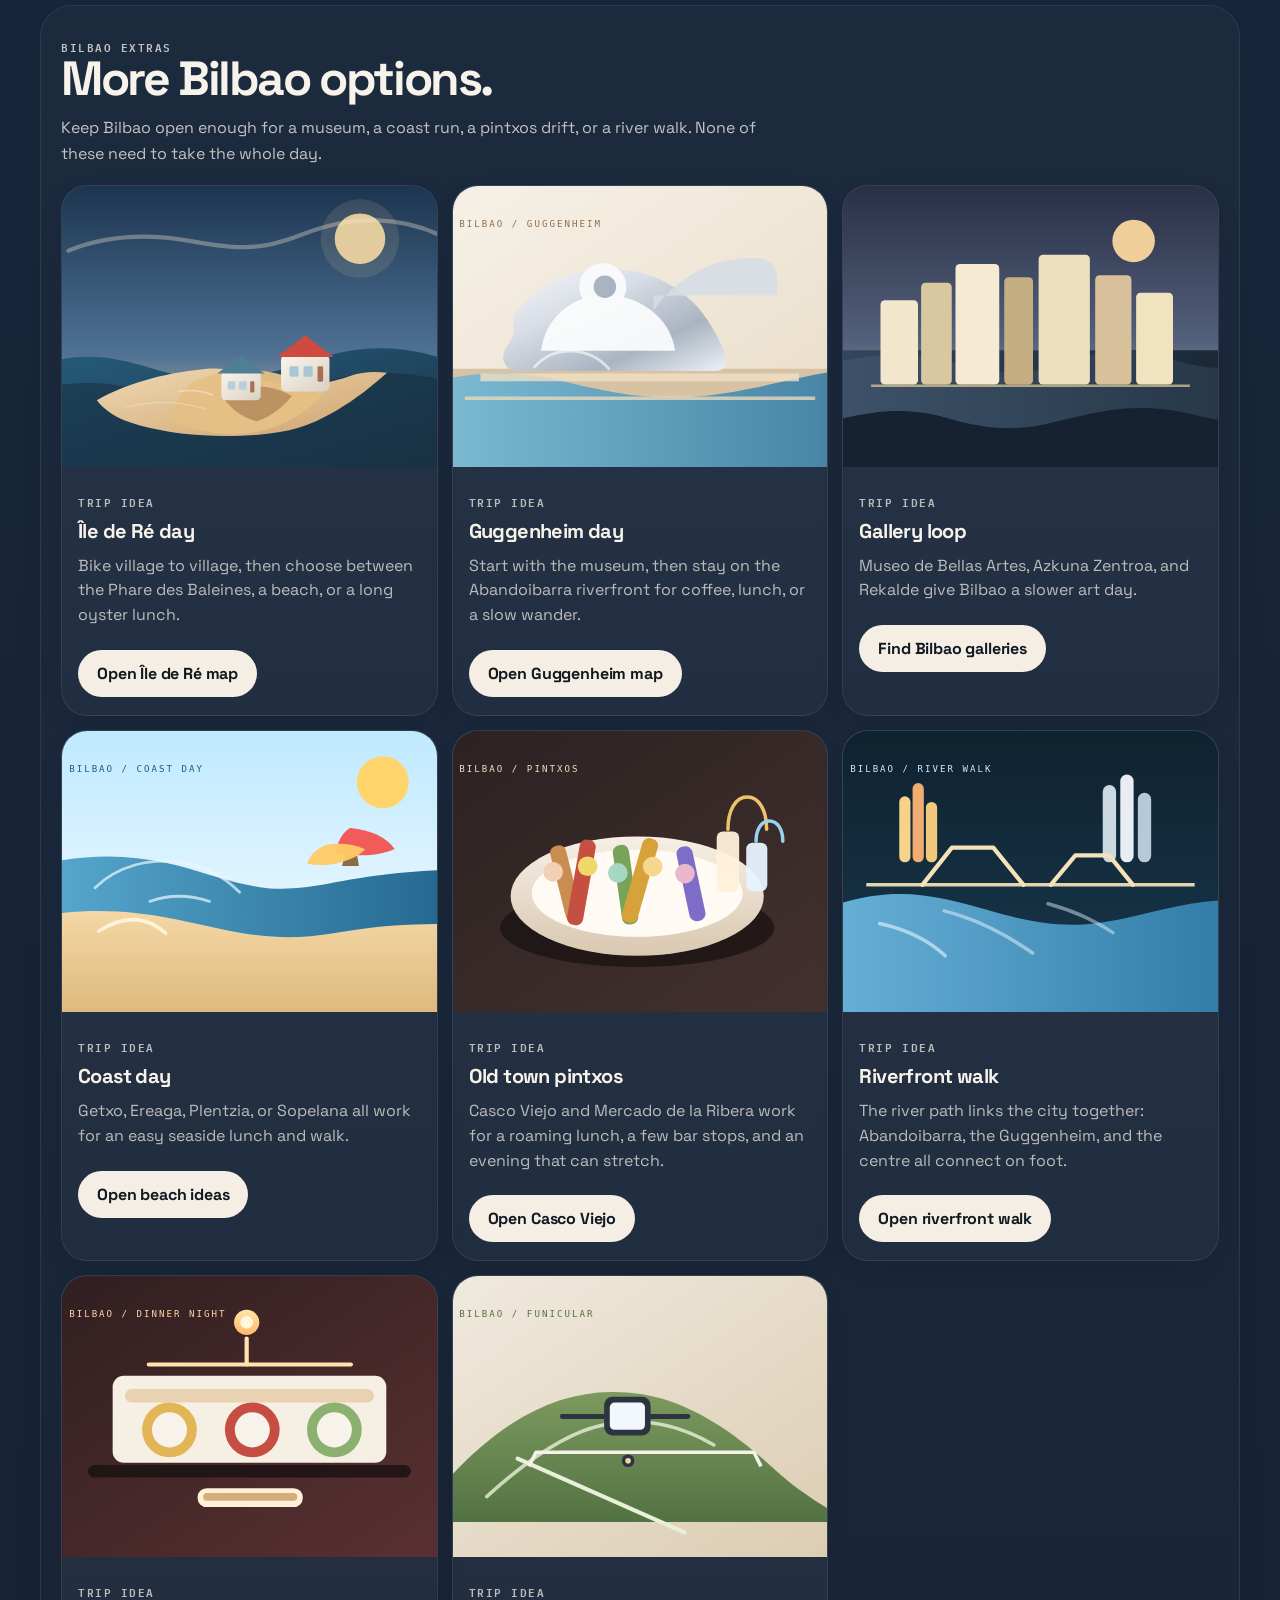
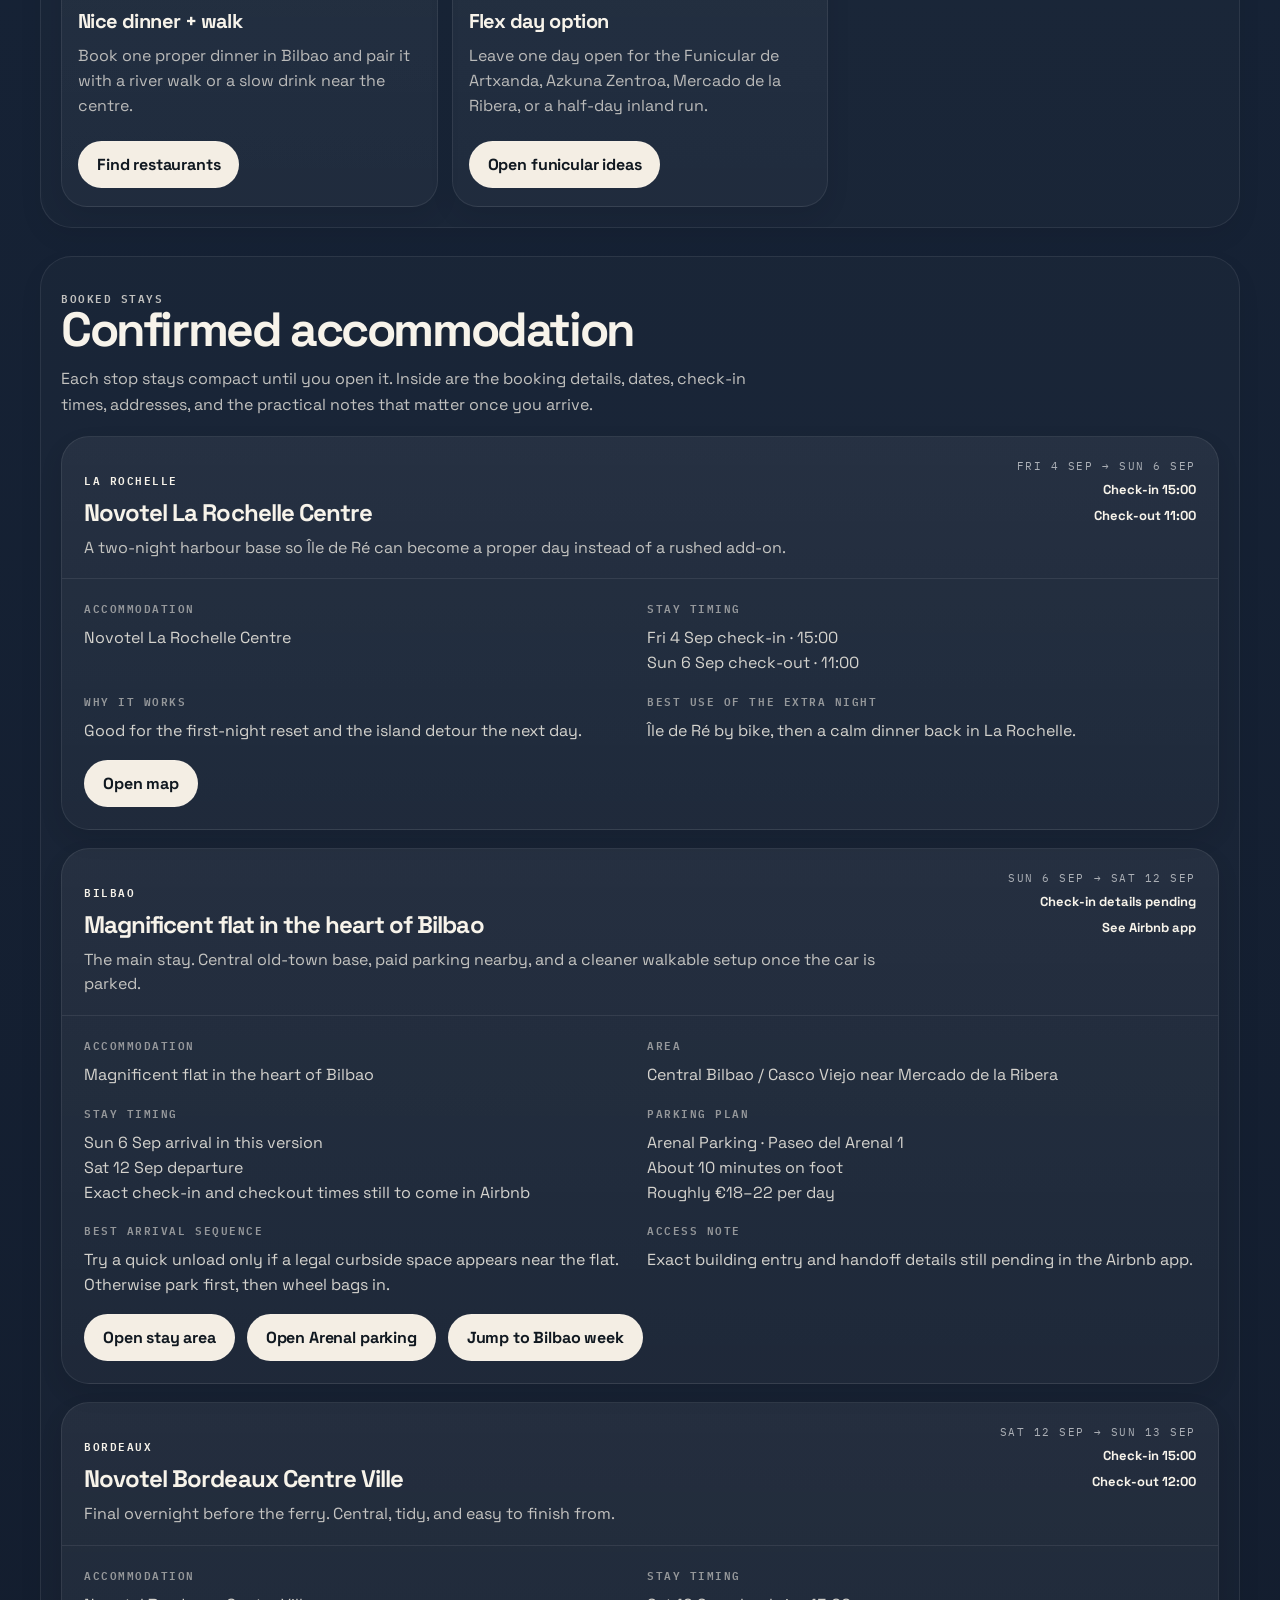
<file: ile-de-re-edition/index.html>
<!doctype html>
<html lang="en">
<head>
  <meta charset="utf-8" />
  <meta name="viewport" content="width=device-width, initial-scale=1" />
  <title>Jersey → Bilbao via Île de Ré Road Trip 2026</title>
  <meta name="description" content="A clone of the Jersey → Bilbao road trip, updated with the recommended extra La Rochelle night and a full Île de Ré day before Bilbao." />
  <link rel="preconnect" href="https://fonts.googleapis.com">
  <link rel="preconnect" href="https://fonts.gstatic.com" crossorigin>
  <link href="https://fonts.googleapis.com/css2?family=Space+Grotesk:wght@400;500;600;700&family=IBM+Plex+Mono:wght@400;500;600&display=swap" rel="stylesheet">
  <link rel="stylesheet" href="../styles.css?v=13" />
</head>
<body>
  <div class="page-shell">
    <header class="hero" id="top">
      <div class="hero-topline">
        <span>JERSEY / ST MALO / LA ROCHELLE / ÎLE DE RÉ / BILBAO / BORDEAUX / JERSEY</span>
        <span>SEPTEMBER 2026</span>
      </div>

      <div class="hero-grid">
        <div class="hero-copy">
          <p class="eyebrow">Bilbao road trip</p>
          <h1>Bilbao, via Île de Ré.</h1>
          <p class="lede">Cross from Jersey, keep an extra night in La Rochelle, give Île de Ré a proper day, then settle into Bilbao before Bordeaux and the ferry home.</p>

          <div class="hero-actions">
            <a class="button primary" href="#timeline">View the route</a>
            <a class="button" href="#bases">Open the stays</a>
            <a class="button" href="#bilbao-week">Jump to Bilbao week</a>
          </div>

          <div class="fact-row" aria-label="Trip facts">
            <div><span>Trip window</span><strong>Fri 4 Sep → Sun 13 Sep 2026</strong></div>
            <div><span>Added detour</span><strong>Île de Ré by bike</strong></div>
            <div><span>Main stay</span><strong>Bilbao · 6 nights</strong></div>
          </div>
        </div>

        <aside class="hero-media" aria-label="Travel images">
          <figure class="image-frame image-large">
            <img data-photo="ferry" alt="Illustrated ferry leaving Jersey at dawn" />
            <figcaption>Leaving Jersey</figcaption>
          </figure>
          <div class="image-stack">
            <figure class="image-frame image-small first">
              <img data-photo="road" alt="Illustrated road through France toward Bilbao" />
              <figcaption>The road south</figcaption>
            </figure>
            <figure class="image-frame image-small second">
              <img data-photo="island" alt="Illustrated coastal island day on Île de Ré" />
              <figcaption>Island day</figcaption>
            </figure>
          </div>
        </aside>
      </div>
    </header>

    <main>
      <section class="timeline-shell section" id="timeline" aria-label="Vertical travel timeline">
        <div class="timeline-head">
          <div class="guide">Stops</div>
          <div class="rail-label">The rail</div>
          <div class="guide">Notes</div>
        </div>

        <div class="entries">
          <article class="entry right reveal">
            <div class="card-wrap">
              <div class="card">
                <div class="card-inner">
                  <div class="card-topline">
                    <div class="card-chip"><span class="date-stack" aria-label="Friday 4 September"><span class="date-dow">Fri</span><span class="date-day">4</span><span class="date-mon">Sep</span></span></div>
                    <div class="date-pill">Jersey → La Rochelle</div>
                  </div>
                  <h2>Cross over, then land softly.</h2>
                  <p class="summary">The opening day stays the same: ferry, drive, harbour night. The difference is that this version gives the first stop more breathing room.</p>
                  <div class="facts">
                    <div class="fact"><span>Leave Jersey</span><strong>08:45</strong></div>
                    <div class="fact"><span>Ferry departure</span><strong>09:40</strong></div>
                    <div class="fact"><span>Drive after disembarkation</span><strong>~4.5–5.5 hrs</strong></div>
                    <div class="fact"><span>Target check-in</span><strong>18:00</strong></div>
                  </div>
                  <ul class="bullets">
                    <li>Use the crossing as the reset point; the trip starts once the ferry leaves.</li>
                    <li>Keep dinner easy and local — no need to turn the first night into a project.</li>
                  </ul>
                  <div class="action-row">
                    <a class="button light" href="https://www.google.com/maps/dir/?api=1&origin=Gare+Maritime+du+Naye+Saint-Malo&destination=Novotel+La+Rochelle+Centre&travelmode=driving" target="_blank" rel="noreferrer">Open St Malo → La Rochelle route</a>
                    <a class="button light" href="https://www.google.com/maps/search/?api=1&query=Novotel+La+Rochelle+Centre" target="_blank" rel="noreferrer">Open La Rochelle map</a>
                  </div>
                </div>
              </div>
            </div>
            <div class="timeline-node"><div class="node-date"><span class="date-stack" aria-label="Friday 4 September"><span class="date-dow">Fri</span><span class="date-day">4</span><span class="date-mon">Sep</span></span></div><div class="node-dot alt-5"></div></div>
          </article>

          <article class="entry left reveal">
            <div class="card-wrap">
              <div class="card">
                <div class="card-inner">
                  <div class="card-topline">
                    <div class="card-chip"><span class="date-stack" aria-label="Saturday 5 September"><span class="date-dow">Sat</span><span class="date-day">5</span><span class="date-mon">Sep</span></span></div>
                    <div class="date-pill">La Rochelle ↔ Île de Ré</div>
                  </div>
                  <h2>The extra night earns its keep here.</h2>
                  <p class="summary">Bike the island properly, stop for a long lunch, and come back to La Rochelle with the trip already feeling better than a straight drive south.</p>
                  <div class="facts">
                    <div class="fact"><span>Morning start</span><strong>After breakfast</strong></div>
                    <div class="fact"><span>Island access</span><strong>Bridge or ferry</strong></div>
                    <div class="fact"><span>Best pace</span><strong>Village / beach / lunch</strong></div>
                    <div class="fact"><span>Night base</span><strong>Back in La Rochelle</strong></div>
                  </div>
                  <div class="card-emphasis">
                    <div class="callout">
                      <span class="note-label">Why it works</span>
                      <strong>It breaks the long southbound leg in a good way.</strong>
                      <p>Île de Ré gives you beaches, villages, oysters, and easy riding without stealing the main Bilbao week.</p>
                    </div>
                    <div class="mini">
                      <span class="note-label">Good stops</span>
                      <strong>Saint-Martin-de-Ré · La Flotte · Ars-en-Ré</strong>
                      <p>Pick one or two and keep the rest loose.</p>
                    </div>
                  </div>
                  <div class="action-row">
                    <a class="button light" href="https://www.google.com/maps/search/?api=1&query=%C3%8Ele+de+R%C3%A9" target="_blank" rel="noreferrer">Open Île de Ré map</a>
                  </div>
                </div>
              </div>
            </div>
            <div class="timeline-node"><div class="node-date"><span class="date-stack" aria-label="Saturday 5 September"><span class="date-dow">Sat</span><span class="date-day">5</span><span class="date-mon">Sep</span></span></div><div class="node-dot alt-1"></div></div>
          </article>

          <article class="entry center reveal" id="bilbao-week">
            <div class="timeline-node"><div class="node-date">6–11 Sep</div><div class="node-dot alt-3"></div></div>
            <div class="card-wrap">
              <div class="card center-card">
                <div class="card-inner">
                  <div class="center-hero">
                    <div>
                      <div class="card-chip">Bilbao week</div>
                      <h2>Bilbao is still the centre of gravity.</h2>
                    </div>
                    <div class="center-badge">Main stay · 6 nights</div>
                  </div>
                  <p class="summary" style="max-width:68ch;margin-bottom:16px;">The route does its job by framing Bilbao: a museum day, a coast day, a flex day, and the rest left open for wandering, eating, and hanging out in the city.</p>
                  <div class="center-columns">
                    <div class="center-box">
                      <h3>Magnificent flat in the heart of Bilbao</h3>
                      <p>Central Bilbao / Casco Viejo near Mercado de la Ribera<br>Sun 6 Sep arrival in this version<br>Exact check-in message still to come in Airbnb</p>
                    </div>
                    <div class="center-box">
                      <h3>Arrival and parking plan</h3>
                      <p>Drive to Arenal Parking, Paseo del Arenal / Areatzako Pasealekua 1<br>About 10 minutes on foot to the flat<br>Budget roughly €18–22 per day</p>
                    </div>
                    <div class="center-box">
                      <h3>What the week needs to include</h3>
                      <p>One Guggenheim / riverfront day, one coast day to Getxo or Portugalete, and one flexible day that can turn into food, rest, or an inland run.</p>
                    </div>
                    <div class="center-box">
                      <h3>Arrival sequence</h3>
                      <p>If you find a legal curbside space near the flat, unload first and move the car after. Otherwise park at Arenal first, wheel the bags in, and keep the first evening easy.</p>
                    </div>
                  </div>
                  <div class="stack-note">
                    <div class="line"><span>Parking</span><strong>Arenal Parking · ~10 min walk</strong></div>
                    <div class="line"><span>Street parking</span><strong>Do not rely on OTA / TAO for the stay</strong></div>
                    <div class="line"><span>Arrival mood</span><strong>Park once, drop bags, then let Casco Viejo take over</strong></div>
                  </div>
                  <div class="action-row">
                    <a class="button light" href="https://www.google.com/maps/search/?api=1&query=Mercado+de+la+Ribera+Bilbao" target="_blank" rel="noreferrer">Open Bilbao stay area</a>
                    <a class="button light" href="https://www.google.com/maps/search/?api=1&query=Arenal+Parking+Bilbao" target="_blank" rel="noreferrer">Open Arenal parking</a>
                    <a class="button light" href="#bases">Open stay details</a>
                  </div>
                </div>
              </div>
            </div>
          </article>

          <article class="entry right reveal">
            <div class="card-wrap">
              <div class="card">
                <div class="card-inner">
                  <div class="card-topline">
                    <div class="card-chip"><span class="date-stack" aria-label="Saturday 12 September"><span class="date-dow">Sat</span><span class="date-day">12</span><span class="date-mon">Sep</span></span></div>
                    <div class="date-pill">Bilbao → Bordeaux</div>
                  </div>
                  <h2>A shorter final hop.</h2>
                  <p class="summary">After a full week in Bilbao, Bordeaux acts like the final exhale: a clean drive, a central hotel, and one more city night before the ferry home.</p>
                  <div class="facts">
                    <div class="fact"><span>Depart</span><strong>08:30</strong></div>
                    <div class="fact"><span>Arrival</span><strong>13:30–14:30</strong></div>
                    <div class="fact"><span>Check-in</span><strong>15:00</strong></div>
                    <div class="fact"><span>Stay</span><strong>Novotel Bordeaux Centre Ville</strong></div>
                  </div>
                  <ul class="bullets">
                    <li>Keep the final drive efficient — breakfast, pack once, go.</li>
                    <li>Bordeaux is for the evening; don’t overload the afternoon.</li>
                  </ul>
                  <div class="action-row">
                    <a class="button light" href="https://www.google.com/maps/search/?api=1&query=Novotel+Bordeaux+Centre+Ville" target="_blank" rel="noreferrer">Open Bordeaux map</a>
                  </div>
                </div>
              </div>
            </div>
            <div class="timeline-node"><div class="node-date"><span class="date-stack" aria-label="Saturday 12 September"><span class="date-dow">Sat</span><span class="date-day">12</span><span class="date-mon">Sep</span></span></div><div class="node-dot alt-2"></div></div>
          </article>

          <article class="entry left reveal">
            <div class="card-wrap">
              <div class="card">
                <div class="card-inner">
                  <div class="card-topline">
                    <div class="card-chip"><span class="date-stack" aria-label="Sunday 13 September"><span class="date-dow">Sun</span><span class="date-day">13</span><span class="date-mon">Sep</span></span></div>
                    <div class="date-pill">Bordeaux → Jersey</div>
                  </div>
                  <h2>Home day with a sensible buffer.</h2>
                  <p class="summary">The closing day should feel unhurried. Drive to St Malo with buffer, then finish the loop without squeezing the last hour.</p>
                  <div class="facts">
                    <div class="fact"><span>Depart</span><strong>09:00</strong></div>
                    <div class="fact"><span>Drive to St Malo</span><strong>~4h45</strong></div>
                    <div class="fact"><span>St Malo buffer</span><strong>Arrive early</strong></div>
                    <div class="fact"><span>Ferry home</span><strong>18:00</strong></div>
                  </div>
                  <div class="card-emphasis">
                    <div class="callout">
                      <span class="note-label">Goal</span>
                      <strong>Finish the trip neatly.</strong>
                      <p>All the buffer is there so the journey home does not become another challenge.</p>
                    </div>
                    <div class="mini">
                      <span class="note-label">Mood</span>
                      <strong>Calm ferry, not frantic ferry.</strong>
                      <p>That is the whole point of the last day.</p>
                    </div>
                  </div>
                  <div class="action-row">
                    <a class="button light" href="https://www.google.com/maps/dir/?api=1&origin=Novotel+Bordeaux+Centre+Ville&destination=Gare+Maritime+du+Naye+Saint-Malo&travelmode=driving" target="_blank" rel="noreferrer">Open Bordeaux → St Malo route</a>
                    <a class="button light" href="#top">Back to top</a>
                  </div>
                </div>
              </div>
            </div>
            <div class="timeline-node"><div class="node-date"><span class="date-stack" aria-label="Sunday 13 September"><span class="date-dow">Sun</span><span class="date-day">13</span><span class="date-mon">Sep</span></span></div><div class="node-dot alt-4"></div></div>
          </article>
        </div>
      </section>

      <section class="section plan-section" id="plan">
        <div class="section-head section-head-wide">
          <p class="eyebrow">Day by day</p>
          <h2>Why each stop exists.</h2>
        </div>
        <div class="plan-grid" id="dayGrid"></div>
      </section>

      <section class="section" id="excursions">
        <div class="section-head section-head-wide">
          <p class="eyebrow">Possible excursions</p>
          <h2>Easy extras for the side stops.</h2>
          <p>These stops do not need to fill a whole day. Pick one or two things from each and leave the rest loose so the trip still feels easy.</p>
        </div>
        <div class="activity-suggest" id="stopGrid"></div>
      </section>

      <section class="section section-photos" id="activities">
        <div class="section-head section-head-wide">
          <p class="eyebrow">Bilbao extras</p>
          <h2>More Bilbao options.</h2>
          <p>Keep Bilbao open enough for a museum, a coast run, a pintxos drift, or a river walk. None of these need to take the whole day.</p>
        </div>
        <div class="activity-suggest grid" id="photoGrid"></div>
      </section>

      <section class="section" id="bases">
        <div class="section-head section-head-wide">
          <p class="eyebrow">Booked stays</p>
          <h2>Confirmed accommodation</h2>
          <p>Each stop stays compact until you open it. Inside are the booking details, dates, check-in times, addresses, and the practical notes that matter once you arrive.</p>
        </div>

        <div class="base-list">
          <article class="base-card">
            <div class="base-card-head">
              <div>
                <p class="base-city">La Rochelle</p>
                <h3>Novotel La Rochelle Centre</h3>
                <p class="base-summary">A two-night harbour base so Île de Ré can become a proper day instead of a rushed add-on.</p>
              </div>
              <div class="base-meta">
                <span>Fri 4 Sep → Sun 6 Sep</span>
                <strong>Check-in 15:00</strong>
                <strong>Check-out 11:00</strong>
              </div>
            </div>
            <div class="base-body">
              <div class="base-grid">
                <div>
                  <span class="field-label">Accommodation</span>
                  <p>Novotel La Rochelle Centre</p>
                </div>
                <div>
                  <span class="field-label">Stay timing</span>
                  <p>Fri 4 Sep check-in · 15:00<br>Sun 6 Sep check-out · 11:00</p>
                </div>
                <div>
                  <span class="field-label">Why it works</span>
                  <p>Good for the first-night reset and the island detour the next day.</p>
                </div>
                <div>
                  <span class="field-label">Best use of the extra night</span>
                  <p>Île de Ré by bike, then a calm dinner back in La Rochelle.</p>
                </div>
              </div>
              <div class="action-row">
                <a class="button light" href="https://www.google.com/maps/search/?api=1&query=Novotel+La+Rochelle+Centre" target="_blank" rel="noreferrer">Open map</a>
              </div>
            </div>
          </article>

          <article class="base-card">
            <div class="base-card-head">
              <div>
                <p class="base-city">Bilbao</p>
                <h3>Magnificent flat in the heart of Bilbao</h3>
                <p class="base-summary">The main stay. Central old-town base, paid parking nearby, and a cleaner walkable setup once the car is parked.</p>
              </div>
              <div class="base-meta">
                <span>Sun 6 Sep → Sat 12 Sep</span>
                <strong>Check-in details pending</strong>
                <strong>See Airbnb app</strong>
              </div>
            </div>
            <div class="base-body">
              <div class="base-grid">
                <div>
                  <span class="field-label">Accommodation</span>
                  <p>Magnificent flat in the heart of Bilbao</p>
                </div>
                <div>
                  <span class="field-label">Area</span>
                  <p>Central Bilbao / Casco Viejo near Mercado de la Ribera</p>
                </div>
                <div>
                  <span class="field-label">Stay timing</span>
                  <p>Sun 6 Sep arrival in this version<br>Sat 12 Sep departure<br>Exact check-in and checkout times still to come in Airbnb</p>
                </div>
                <div>
                  <span class="field-label">Parking plan</span>
                  <p>Arenal Parking · Paseo del Arenal 1<br>About 10 minutes on foot<br>Roughly €18–22 per day</p>
                </div>
                <div>
                  <span class="field-label">Best arrival sequence</span>
                  <p>Try a quick unload only if a legal curbside space appears near the flat. Otherwise park first, then wheel bags in.</p>
                </div>
                <div>
                  <span class="field-label">Access note</span>
                  <p>Exact building entry and handoff details still pending in the Airbnb app.</p>
                </div>
              </div>
              <div class="action-row">
                <a class="button light" href="https://www.google.com/maps/search/?api=1&query=Mercado+de+la+Ribera+Bilbao" target="_blank" rel="noreferrer">Open stay area</a>
                <a class="button light" href="https://www.google.com/maps/search/?api=1&query=Arenal+Parking+Bilbao" target="_blank" rel="noreferrer">Open Arenal parking</a>
                <a class="button light" href="#bilbao-week">Jump to Bilbao week</a>
              </div>
            </div>
          </article>

          <article class="base-card">
            <div class="base-card-head">
              <div>
                <p class="base-city">Bordeaux</p>
                <h3>Novotel Bordeaux Centre Ville</h3>
                <p class="base-summary">Final overnight before the ferry. Central, tidy, and easy to finish from.</p>
              </div>
              <div class="base-meta">
                <span>Sat 12 Sep → Sun 13 Sep</span>
                <strong>Check-in 15:00</strong>
                <strong>Check-out 12:00</strong>
              </div>
            </div>
            <div class="base-body">
              <div class="base-grid">
                <div>
                  <span class="field-label">Accommodation</span>
                  <p>Novotel Bordeaux Centre Ville</p>
                </div>
                <div>
                  <span class="field-label">Stay timing</span>
                  <p>Sat 12 Sep check-in · 15:00<br>Sun 13 Sep check-out · 12:00</p>
                </div>
                <div>
                  <span class="field-label">Parking</span>
                  <p>Parking 8 Mai 1945 behind the hotel</p>
                </div>
                <div>
                  <span class="field-label">Trip note</span>
                  <p>The last night of the loop. Arrive, park once, and do the rest of the evening on foot.</p>
                </div>
              </div>
              <div class="action-row">
                <a class="button light" href="https://www.google.com/maps/search/?api=1&query=Novotel+Bordeaux+Centre+Ville" target="_blank" rel="noreferrer">Open map</a>
              </div>
            </div>
          </article>
        </div>
      </section>
    </main>
  </div>

  <script src="script.js?v=17"></script>
</body>
</html>
</file>
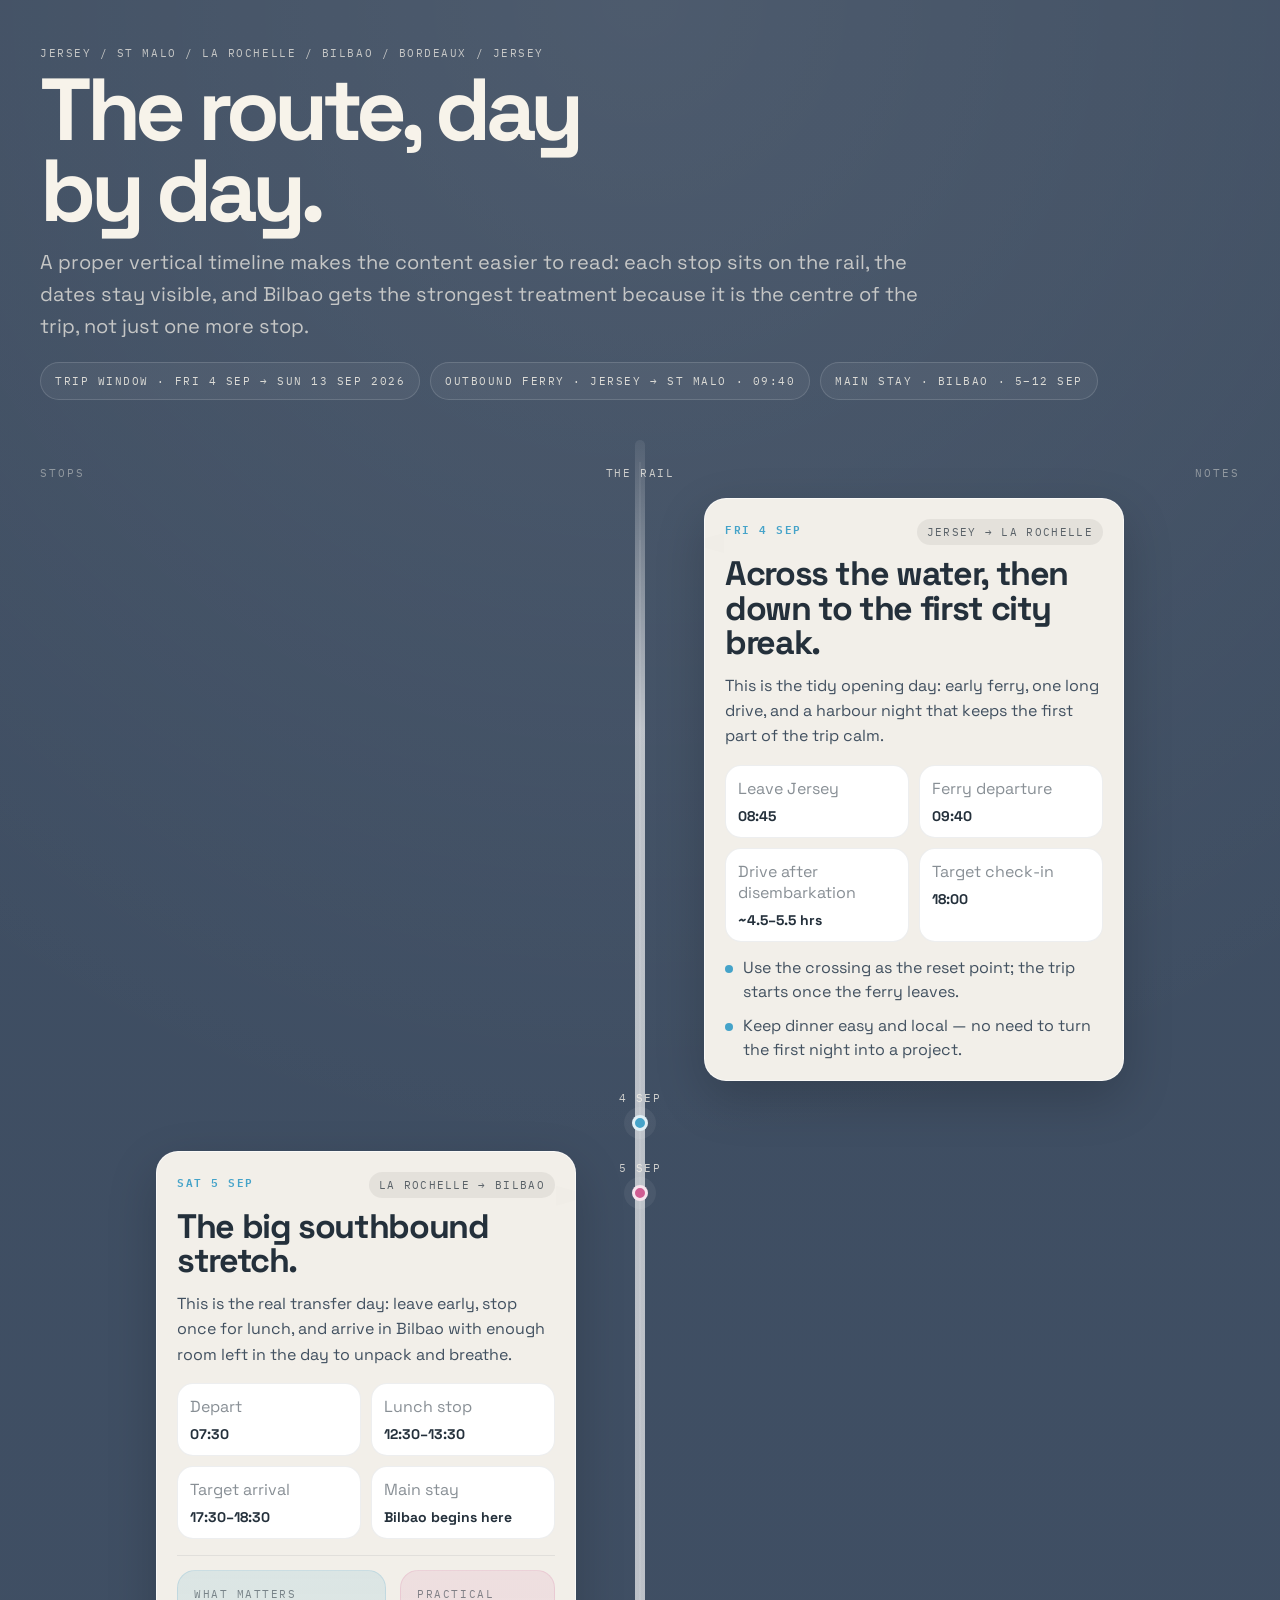
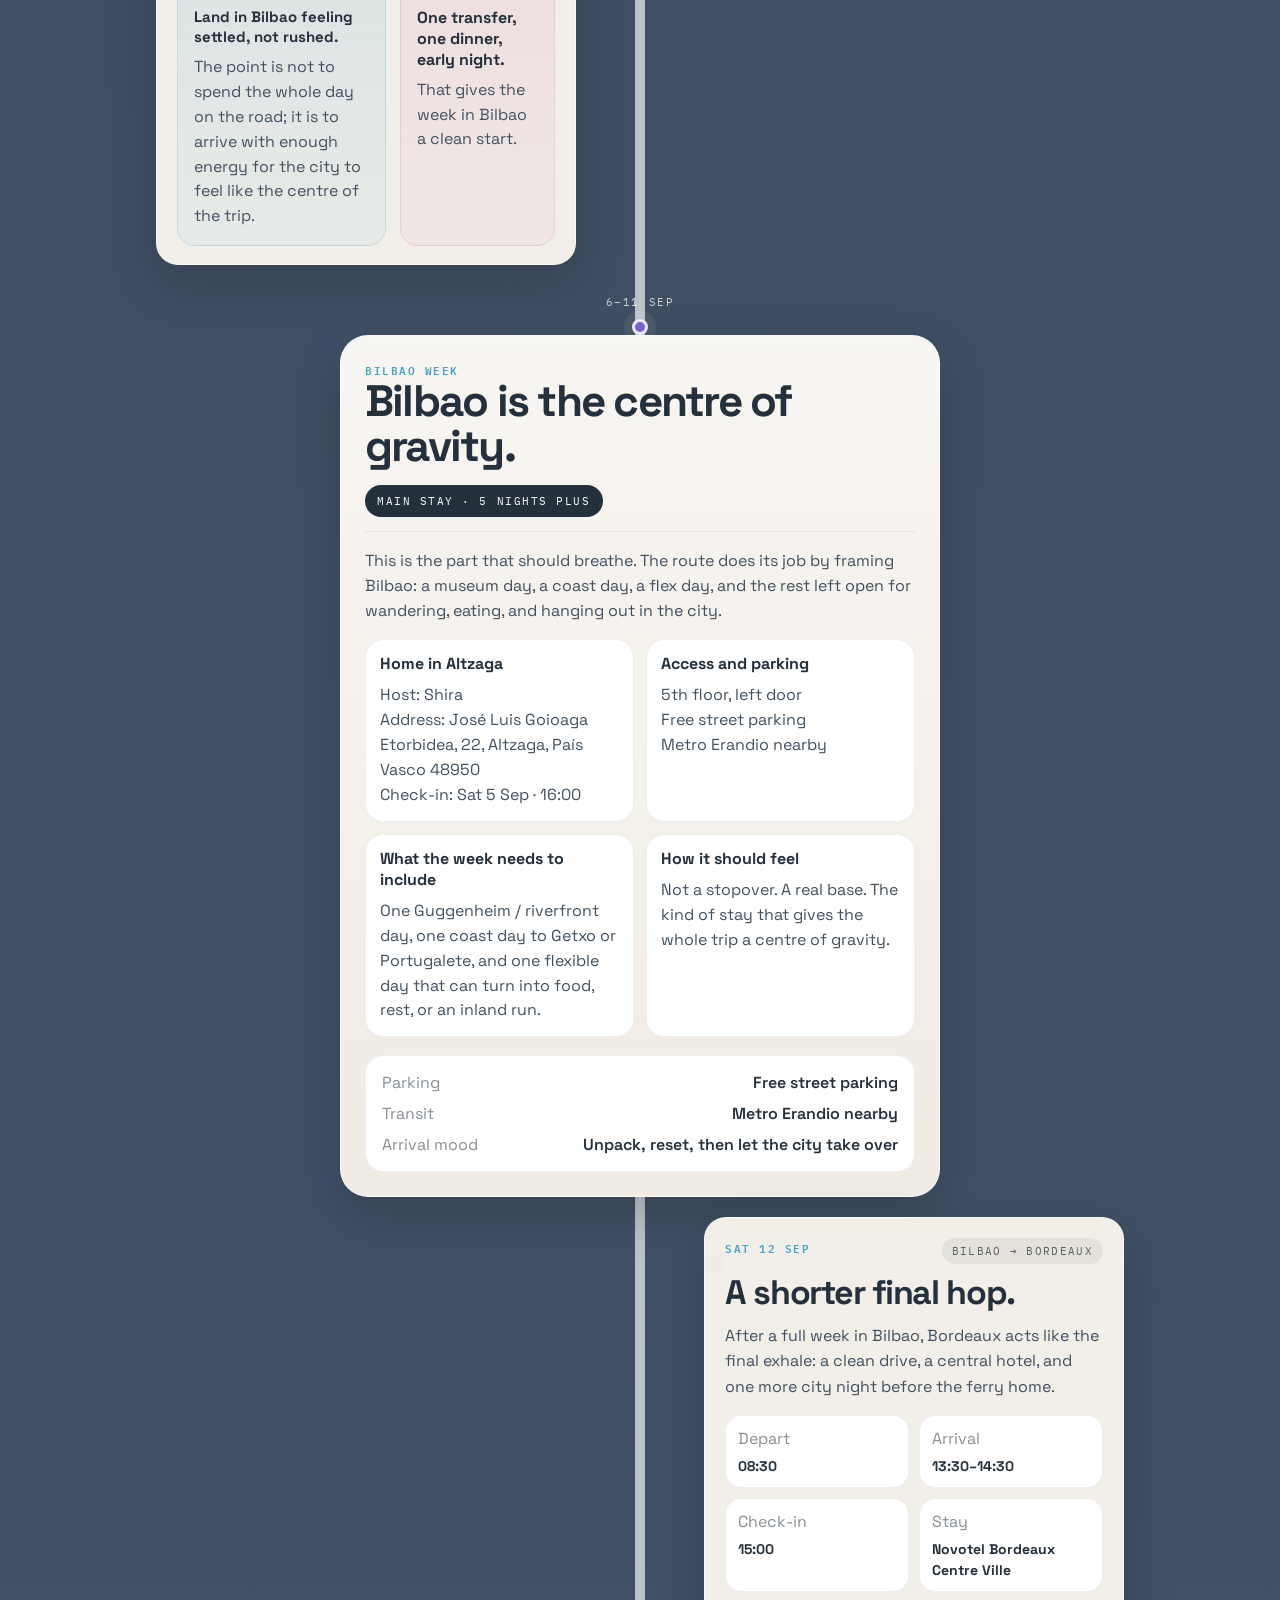
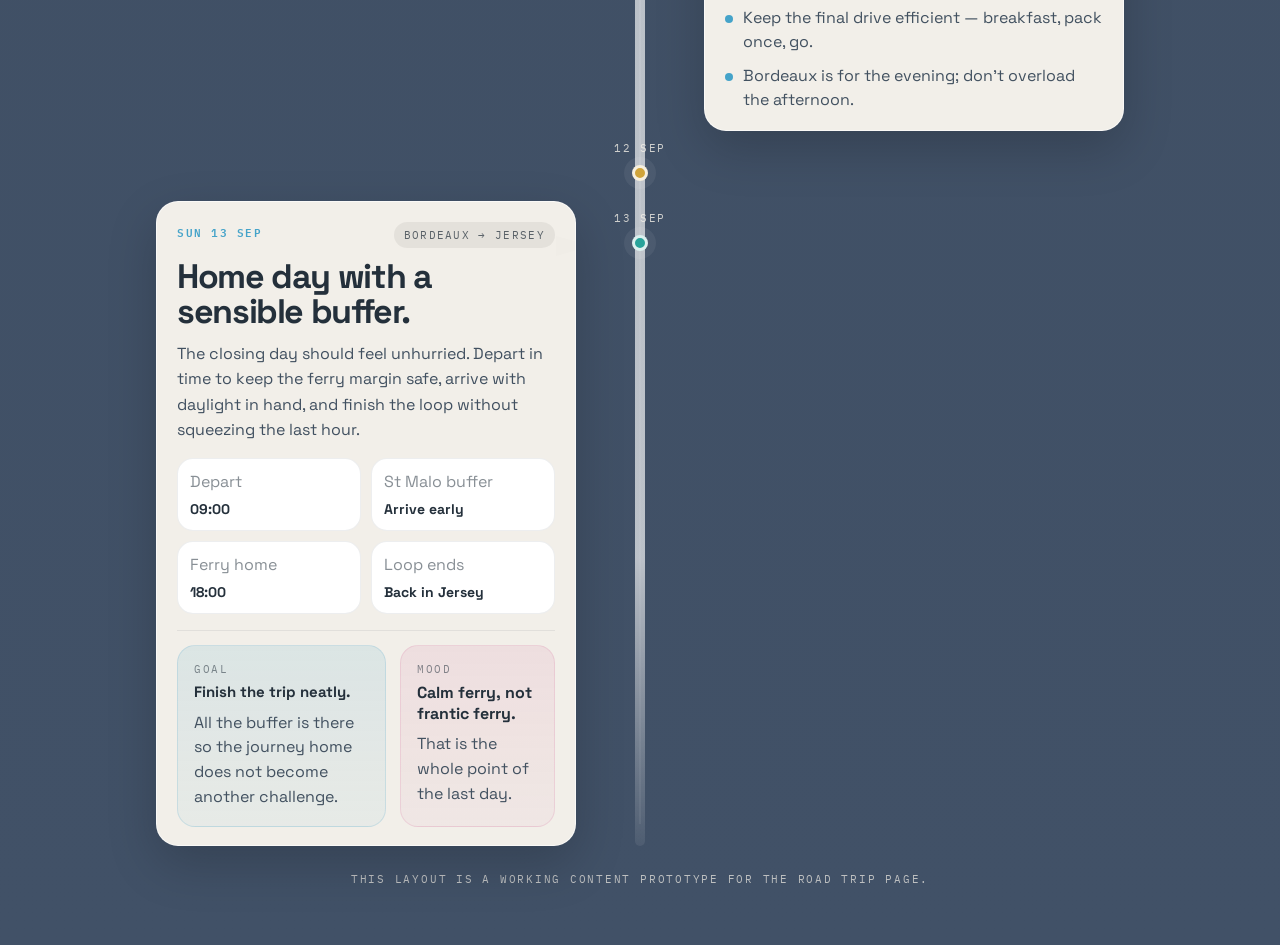
<file: timeline-prototype.html>
<!doctype html>
<html lang="en">
<head>
  <meta charset="utf-8" />
  <meta name="viewport" content="width=device-width, initial-scale=1" />
  <title>Timeline Prototype — Jersey to Bilbao</title>
  <meta name="description" content="A vertical timeline prototype for the Jersey to Bilbao road trip, with Bilbao as the centre and the two city breaks framing it." />
  <link rel="preconnect" href="https://fonts.googleapis.com">
  <link rel="preconnect" href="https://fonts.gstatic.com" crossorigin>
  <link href="https://fonts.googleapis.com/css2?family=Space+Grotesk:wght@400;500;600;700&family=IBM+Plex+Mono:wght@400;500;600&display=swap" rel="stylesheet">
  <style>
    :root{
      --bg:#415167;
      --ink:#f7f3ea;
      --muted:rgba(247,243,234,.72);
      --line:#c8c8c8;
      --rail:#d7d1c6;
      --card:#f2efe9;
      --card-ink:#24303b;
      --border:rgba(255,255,255,.12);
      --shadow:0 18px 50px rgba(0,0,0,.18);
      --radius:22px;
      --accent:#45a3c9;
      --accent-2:#d05c93;
      --accent-3:#d0a43a;
      --accent-4:#7c60d1;
      --accent-5:#27a39a;
    }
    *{box-sizing:border-box}
    html{scroll-behavior:smooth}
    body{
      margin:0;
      font-family:'Space Grotesk',system-ui,-apple-system,Segoe UI,sans-serif;
      background:
        radial-gradient(circle at 50% 0%, rgba(255,255,255,.08), transparent 28%),
        linear-gradient(180deg, #3e4d61 0%, var(--bg) 100%);
      color:var(--ink);
      -webkit-font-smoothing:antialiased;
      text-rendering:optimizeLegibility;
    }
    body::before{
      content:'';
      position:fixed;
      inset:0;
      pointer-events:none;
      background-image:linear-gradient(rgba(255,255,255,.04) 1px, transparent 1px), linear-gradient(90deg, rgba(255,255,255,.04) 1px, transparent 1px);
      background-size:42px 42px;
      opacity:.2;
      mask-image:linear-gradient(180deg, rgba(0,0,0,.25), transparent 80%);
    }
    .page{
      width:min(1200px, calc(100vw - 32px));
      margin:0 auto;
      padding:28px 0 48px;
      position:relative;
      z-index:1;
    }
    .masthead{
      margin-bottom:28px;
      padding:18px 0 10px;
    }
    .kicker,
    .meta,
    .node-date,
    .card-chip,
    .note-label,
    .rail-label{
      font-family:'IBM Plex Mono',ui-monospace,monospace;
      text-transform:uppercase;
      letter-spacing:.14em;
      font-size:11px;
    }
    .kicker{margin:0 0 10px;color:rgba(247,243,234,.72)}
    h1{
      margin:0;
      font-size:clamp(44px,7vw,88px);
      line-height:.92;
      letter-spacing:-.06em;
      max-width:10ch;
    }
    .lede{
      margin:14px 0 0;
      max-width:70ch;
      color:var(--muted);
      font-size:clamp(16px,1.6vw,20px);
      line-height:1.6;
    }
    .meta-row{
      margin-top:20px;
      display:flex;
      flex-wrap:wrap;
      gap:10px;
    }
    .meta{
      display:inline-flex;
      align-items:center;
      gap:10px;
      padding:11px 14px;
      border-radius:999px;
      border:1px solid rgba(255,255,255,.14);
      background:rgba(255,255,255,.05);
      color:rgba(247,243,234,.84);
    }
    .timeline-shell{
      position:relative;
      margin-top:30px;
      padding:8px 0 0;
    }
    .timeline-shell::before{
      content:'';
      position:absolute;
      left:50%;
      top:0;
      bottom:0;
      width:10px;
      transform:translateX(-50%);
      border-radius:999px;
      background:linear-gradient(180deg, rgba(255,255,255,.08), rgba(255,255,255,.72) 8%, rgba(255,255,255,.72) 92%, rgba(255,255,255,.08));
      opacity:.9;
    }
    .timeline-shell::after{
      content:'';
      position:absolute;
      left:50%;
      top:22px;
      bottom:22px;
      width:1px;
      transform:translateX(-50%);
      background:rgba(255,255,255,.12);
    }
    .timeline-head{
      display:grid;
      grid-template-columns:1fr 128px 1fr;
      align-items:end;
      margin-bottom:18px;
      min-height:32px;
    }
    .timeline-head .rail-label{
      text-align:center;
      color:rgba(247,243,234,.76);
    }
    .timeline-head .guide{
      font-family:'IBM Plex Mono',ui-monospace,monospace;
      color:rgba(247,243,234,.44);
      font-size:11px;
      letter-spacing:.18em;
      text-transform:uppercase;
    }
    .entries{display:flex;flex-direction:column;gap:20px}
    .entry{
      display:grid;
      grid-template-columns:minmax(0,1fr) 128px minmax(0,1fr);
      align-items:start;
      position:relative;
      min-height:158px;
    }
    .entry::after{
      content:'';
      position:absolute;
      left:50%;
      top:42px;
      bottom:-42px;
      width:1px;
      transform:translateX(-50%);
      background:rgba(255,255,255,.08);
      z-index:0;
    }
    .entry:last-child::after{display:none}
    .entry.right .card-wrap{grid-column:3}
    .entry.left .card-wrap{grid-column:1}
    .entry.center .card-wrap{grid-column:1 / span 3}
    .entry.center::after{top:20px;bottom:-24px}
    .timeline-node{
      grid-column:2;
      justify-self:center;
      position:relative;
      z-index:2;
      padding-top:10px;
      text-align:center;
    }
    .node-date{
      color:rgba(247,243,234,.78);
      margin-bottom:10px;
    }
    .node-dot{
      margin:0 auto;
      width:16px;
      height:16px;
      border-radius:999px;
      border:3px solid rgba(255,255,255,.84);
      background:var(--accent);
      box-shadow:0 0 0 8px rgba(255,255,255,.06);
    }
    .node-dot.alt-1{background:var(--accent-2)}
    .node-dot.alt-2{background:var(--accent-3)}
    .node-dot.alt-3{background:var(--accent-4)}
    .node-dot.alt-4{background:var(--accent-5)}
    .card-wrap{
      position:relative;
      z-index:1;
      display:flex;
    }
    .entry.right .card-wrap{justify-content:flex-start;padding-right:42px}
    .entry.left .card-wrap{justify-content:flex-end;padding-left:42px}
    .entry.center .card-wrap{justify-content:center;padding:0}
    .card{
      width:min(100%, 420px);
      position:relative;
      background:var(--card);
      color:var(--card-ink);
      border-radius:var(--radius);
      box-shadow:var(--shadow);
      border:1px solid rgba(255,255,255,.65);
      overflow:hidden;
    }
    .card::before{
      content:'';
      position:absolute;
      top:34px;
      width:36px;
      height:20px;
      background:inherit;
      filter:brightness(.99);
    }
    .entry.left .card::before{
      right:-17px;
      clip-path:polygon(0 0,100% 50%,0 100%);
    }
    .entry.right .card::before{
      left:-17px;
      clip-path:polygon(100% 0,0 50%,100% 100%);
    }
    .entry.center .card::before{display:none}
    .card-inner{padding:20px 20px 18px}
    .card-topline{
      display:flex;
      justify-content:space-between;
      align-items:flex-start;
      gap:12px;
      margin-bottom:12px;
      flex-wrap:wrap;
    }
    .card-chip{
      color:var(--accent);
      font-weight:600;
    }
    .date-pill{
      padding:6px 10px;
      border-radius:999px;
      background:rgba(0,0,0,.06);
      color:rgba(36,48,59,.72);
      font-family:'IBM Plex Mono',ui-monospace,monospace;
      font-size:11px;
      letter-spacing:.12em;
      text-transform:uppercase;
    }
    .card h2{
      margin:0;
      font-size:clamp(24px,3vw,34px);
      line-height:1.02;
      letter-spacing:-.04em;
    }
    .card .summary{
      margin:12px 0 0;
      line-height:1.58;
      font-size:16px;
      color:#415060;
    }
    .facts{
      margin-top:16px;
      display:grid;
      grid-template-columns:repeat(2,minmax(0,1fr));
      gap:10px;
    }
    .facts .fact{
      padding:12px 12px 11px;
      border-radius:16px;
      background:#ffffff;
      border:1px solid rgba(36,48,59,.08);
    }
    .fact span,.note-label{display:block;color:rgba(36,48,59,.54);margin-bottom:6px}
    .fact strong{font-size:14px;line-height:1.35}
    .bullets{
      margin:14px 0 0;
      padding:0;
      list-style:none;
      display:grid;
      gap:10px;
    }
    .bullets li{
      position:relative;
      padding-left:18px;
      color:#425160;
      line-height:1.5;
    }
    .bullets li::before{
      content:'';
      position:absolute;
      left:0;
      top:.6em;
      width:8px;
      height:8px;
      border-radius:999px;
      background:var(--accent);
    }
    .card-emphasis{
      border-top:1px solid rgba(36,48,59,.08);
      margin-top:16px;
      padding-top:14px;
      display:grid;
      grid-template-columns:1.15fr .85fr;
      gap:14px;
    }
    .callout{
      padding:16px;
      border-radius:18px;
      background:linear-gradient(180deg, rgba(69,163,201,.13), rgba(69,163,201,.06));
      border:1px solid rgba(69,163,201,.18);
    }
    .callout strong{display:block;font-size:15px;line-height:1.35;margin-top:4px}
    .callout p{margin:8px 0 0;line-height:1.55;color:#425160}
    .mini{
      padding:16px;
      border-radius:18px;
      background:linear-gradient(180deg, rgba(208,92,147,.11), rgba(208,92,147,.05));
      border:1px solid rgba(208,92,147,.16);
    }
    .mini p{margin:8px 0 0;line-height:1.55;color:#425160}
    .stack-note{
      margin-top:18px;
      border-radius:18px;
      background:#ffffff;
      border:1px solid rgba(36,48,59,.08);
      padding:16px;
      display:grid;
      gap:10px;
    }
    .stack-note .line{display:flex;justify-content:space-between;gap:14px;flex-wrap:wrap}
    .stack-note .line span{color:rgba(36,48,59,.54)}
    .stack-note .line strong{font-weight:600}
    .center-card{
      width:min(100%, 600px);
      margin-inline:auto;
      background:linear-gradient(180deg, #f8f6f2, #f0ebe3);
      border-radius:28px;
      box-shadow:var(--shadow);
      border:1px solid rgba(255,255,255,.72);
    }
    .center-card .card-inner{padding:24px}
    .center-hero{
      display:flex;
      align-items:center;
      justify-content:space-between;
      gap:16px;
      flex-wrap:wrap;
      padding-bottom:14px;
      border-bottom:1px solid rgba(36,48,59,.08);
      margin-bottom:16px;
    }
    .center-hero h2{font-size:clamp(28px,3.8vw,44px)}
    .center-badge{
      padding:9px 12px;
      border-radius:999px;
      background:#24303b;
      color:#fff;
      font-family:'IBM Plex Mono',ui-monospace,monospace;
      font-size:11px;
      letter-spacing:.14em;
      text-transform:uppercase;
    }
    .center-columns{
      display:grid;
      grid-template-columns:1fr 1fr;
      gap:12px;
    }
    .center-box{
      padding:14px 14px 13px;
      border-radius:18px;
      background:#ffffff;
      border:1px solid rgba(36,48,59,.08);
    }
    .center-box h3{
      margin:0;
      font-size:16px;
      line-height:1.3;
    }
    .center-box p{margin:8px 0 0;line-height:1.56;color:#425160}
    .footer-note{
      margin-top:26px;
      color:rgba(247,243,234,.68);
      font-family:'IBM Plex Mono',ui-monospace,monospace;
      font-size:11px;
      letter-spacing:.16em;
      text-transform:uppercase;
      text-align:center;
    }
    @media (max-width: 960px){
      .timeline-shell::before,.timeline-shell::after,.entry::after{left:28px;transform:none}
      .timeline-head{grid-template-columns:56px 1fr;gap:10px}
      .timeline-head .guide{display:none}
      .timeline-head .rail-label{text-align:left;padding-left:6px}
      .entry{grid-template-columns:56px 1fr;min-height:auto}
      .timeline-node{grid-column:1;align-self:start;padding-top:18px}
      .node-date{display:none}
      .card-wrap{grid-column:2 !important;padding:0 0 0 14px !important;justify-content:flex-start !important}
      .card,.center-card{width:100%}
      .card::before{display:none}
      .facts,.card-emphasis,.center-columns{grid-template-columns:1fr}
      .center-hero{align-items:flex-start}
    }
    @media (max-width: 640px){
      .page{width:min(100vw - 20px, 1200px);padding-top:18px}
      h1{max-width:11ch}
      .lede{font-size:16px}
      .timeline-shell::before,.timeline-shell::after,.entry::after{left:18px}
      .timeline-shell{padding-top:0}
      .entry{grid-template-columns:36px 1fr;gap:0}
      .timeline-node{padding-top:16px}
      .card-inner,.center-card .card-inner{padding:16px}
      .card-topline{margin-bottom:10px}
      .card h2{font-size:24px}
      .card .summary{font-size:15px}
    }
    .reveal{opacity:0;transform:translateY(18px);transition:opacity .45s ease, transform .45s ease}
    .reveal.is-visible{opacity:1;transform:none}
    @media (prefers-reduced-motion: reduce){
      html{scroll-behavior:auto}
      *,*::before,*::after{animation:none !important;transition:none !important}
      .reveal{opacity:1;transform:none}
    }
  </style>
</head>
<body>
  <div class="page">
    <header class="masthead">
      <p class="kicker">Jersey / St Malo / La Rochelle / Bilbao / Bordeaux / Jersey</p>
      <h1>The route, day by day.</h1>
      <p class="lede">A proper vertical timeline makes the content easier to read: each stop sits on the rail, the dates stay visible, and Bilbao gets the strongest treatment because it is the centre of the trip, not just one more stop.</p>
      <div class="meta-row" aria-label="Trip facts">
        <div class="meta">Trip window · Fri 4 Sep → Sun 13 Sep 2026</div>
        <div class="meta">Outbound ferry · Jersey → St Malo · 09:40</div>
        <div class="meta">Main stay · Bilbao · 5–12 Sep</div>
      </div>
    </header>

    <section class="timeline-shell" aria-label="Vertical travel timeline">
      <div class="timeline-head">
        <div class="guide">Stops</div>
        <div class="rail-label">The rail</div>
        <div class="guide" style="text-align:right;">Notes</div>
      </div>

      <div class="entries">
        <article class="entry right reveal">
          <div class="card-wrap">
            <div class="card">
              <div class="card-inner">
                <div class="card-topline">
                  <div class="card-chip">Fri 4 Sep</div>
                  <div class="date-pill">Jersey → La Rochelle</div>
                </div>
                <h2>Across the water, then down to the first city break.</h2>
                <p class="summary">This is the tidy opening day: early ferry, one long drive, and a harbour night that keeps the first part of the trip calm.</p>
                <div class="facts">
                  <div class="fact"><span>Leave Jersey</span><strong>08:45</strong></div>
                  <div class="fact"><span>Ferry departure</span><strong>09:40</strong></div>
                  <div class="fact"><span>Drive after disembarkation</span><strong>~4.5–5.5 hrs</strong></div>
                  <div class="fact"><span>Target check-in</span><strong>18:00</strong></div>
                </div>
                <ul class="bullets">
                  <li>Use the crossing as the reset point; the trip starts once the ferry leaves.</li>
                  <li>Keep dinner easy and local — no need to turn the first night into a project.</li>
                </ul>
              </div>
            </div>
          </div>
          <div class="timeline-node"><div class="node-date">4 Sep</div><div class="node-dot alt-5"></div></div>
        </article>

        <article class="entry left reveal">
          <div class="card-wrap">
            <div class="card">
              <div class="card-inner">
                <div class="card-topline">
                  <div class="card-chip">Sat 5 Sep</div>
                  <div class="date-pill">La Rochelle → Bilbao</div>
                </div>
                <h2>The big southbound stretch.</h2>
                <p class="summary">This is the real transfer day: leave early, stop once for lunch, and arrive in Bilbao with enough room left in the day to unpack and breathe.</p>
                <div class="facts">
                  <div class="fact"><span>Depart</span><strong>07:30</strong></div>
                  <div class="fact"><span>Lunch stop</span><strong>12:30–13:30</strong></div>
                  <div class="fact"><span>Target arrival</span><strong>17:30–18:30</strong></div>
                  <div class="fact"><span>Main stay</span><strong>Bilbao begins here</strong></div>
                </div>
                <div class="card-emphasis">
                  <div class="callout">
                    <span class="note-label">What matters</span>
                    <strong>Land in Bilbao feeling settled, not rushed.</strong>
                    <p>The point is not to spend the whole day on the road; it is to arrive with enough energy for the city to feel like the centre of the trip.</p>
                  </div>
                  <div class="mini">
                    <span class="note-label">Practical</span>
                    <strong>One transfer, one dinner, early night.</strong>
                    <p>That gives the week in Bilbao a clean start.</p>
                  </div>
                </div>
              </div>
            </div>
          </div>
          <div class="timeline-node"><div class="node-date">5 Sep</div><div class="node-dot alt-1"></div></div>
        </article>

        <article class="entry center reveal">
          <div class="timeline-node"><div class="node-date">6–11 Sep</div><div class="node-dot alt-3"></div></div>
          <div class="card-wrap">
            <div class="card center-card">
              <div class="card-inner">
                <div class="center-hero">
                  <div>
                    <div class="card-chip">Bilbao week</div>
                    <h2>Bilbao is the centre of gravity.</h2>
                  </div>
                  <div class="center-badge">Main stay · 5 nights plus</div>
                </div>
                <p class="summary" style="max-width:68ch;margin-bottom:16px;">This is the part that should breathe. The route does its job by framing Bilbao: a museum day, a coast day, a flex day, and the rest left open for wandering, eating, and hanging out in the city.</p>
                <div class="center-columns">
                  <div class="center-box">
                    <h3>Home in Altzaga</h3>
                    <p>Host: Shira<br>Address: José Luis Goioaga Etorbidea, 22, Altzaga, País Vasco 48950<br>Check-in: Sat 5 Sep · 16:00</p>
                  </div>
                  <div class="center-box">
                    <h3>Access and parking</h3>
                    <p>5th floor, left door<br>Free street parking<br>Metro Erandio nearby</p>
                  </div>
                  <div class="center-box">
                    <h3>What the week needs to include</h3>
                    <p>One Guggenheim / riverfront day, one coast day to Getxo or Portugalete, and one flexible day that can turn into food, rest, or an inland run.</p>
                  </div>
                  <div class="center-box">
                    <h3>How it should feel</h3>
                    <p>Not a stopover. A real base. The kind of stay that gives the whole trip a centre of gravity.</p>
                  </div>
                </div>
                <div class="stack-note">
                  <div class="line"><span>Parking</span><strong>Free street parking</strong></div>
                  <div class="line"><span>Transit</span><strong>Metro Erandio nearby</strong></div>
                  <div class="line"><span>Arrival mood</span><strong>Unpack, reset, then let the city take over</strong></div>
                </div>
              </div>
            </div>
          </div>
        </article>

        <article class="entry right reveal">
          <div class="card-wrap">
            <div class="card">
              <div class="card-inner">
                <div class="card-topline">
                  <div class="card-chip">Sat 12 Sep</div>
                  <div class="date-pill">Bilbao → Bordeaux</div>
                </div>
                <h2>A shorter final hop.</h2>
                <p class="summary">After a full week in Bilbao, Bordeaux acts like the final exhale: a clean drive, a central hotel, and one more city night before the ferry home.</p>
                <div class="facts">
                  <div class="fact"><span>Depart</span><strong>08:30</strong></div>
                  <div class="fact"><span>Arrival</span><strong>13:30–14:30</strong></div>
                  <div class="fact"><span>Check-in</span><strong>15:00</strong></div>
                  <div class="fact"><span>Stay</span><strong>Novotel Bordeaux Centre Ville</strong></div>
                </div>
                <ul class="bullets">
                  <li>Keep the final drive efficient — breakfast, pack once, go.</li>
                  <li>Bordeaux is for the evening; don’t overload the afternoon.</li>
                </ul>
              </div>
            </div>
          </div>
          <div class="timeline-node"><div class="node-date">12 Sep</div><div class="node-dot alt-2"></div></div>
        </article>

        <article class="entry left reveal">
          <div class="card-wrap">
            <div class="card">
              <div class="card-inner">
                <div class="card-topline">
                  <div class="card-chip">Sun 13 Sep</div>
                  <div class="date-pill">Bordeaux → Jersey</div>
                </div>
                <h2>Home day with a sensible buffer.</h2>
                <p class="summary">The closing day should feel unhurried. Depart in time to keep the ferry margin safe, arrive with daylight in hand, and finish the loop without squeezing the last hour.</p>
                <div class="facts">
                  <div class="fact"><span>Depart</span><strong>09:00</strong></div>
                  <div class="fact"><span>St Malo buffer</span><strong>Arrive early</strong></div>
                  <div class="fact"><span>Ferry home</span><strong>18:00</strong></div>
                  <div class="fact"><span>Loop ends</span><strong>Back in Jersey</strong></div>
                </div>
                <div class="card-emphasis">
                  <div class="callout">
                    <span class="note-label">Goal</span>
                    <strong>Finish the trip neatly.</strong>
                    <p>All the buffer is there so the journey home does not become another challenge.</p>
                  </div>
                  <div class="mini">
                    <span class="note-label">Mood</span>
                    <strong>Calm ferry, not frantic ferry.</strong>
                    <p>That is the whole point of the last day.</p>
                  </div>
                </div>
              </div>
            </div>
          </div>
          <div class="timeline-node"><div class="node-date">13 Sep</div><div class="node-dot alt-4"></div></div>
        </article>
      </div>
    </section>

    <p class="footer-note">This layout is a working content prototype for the road trip page.</p>
  </div>

  <script>
    const targets = document.querySelectorAll('.reveal');
    const io = new IntersectionObserver((entries) => {
      for (const entry of entries) {
        if (entry.isIntersecting) {
          entry.target.classList.add('is-visible');
          io.unobserve(entry.target);
        }
      }
    }, { threshold: 0.16 });
    targets.forEach((el) => io.observe(el));
    window.addEventListener('load', () => requestAnimationFrame(() => targets.forEach((el) => el.classList.add('is-visible'))));
  </script>
</body>
</html>
</file>
<file: styles.css>
:root{
  --bg:#273d5f;
  --bg-2:#1d2f4a;
  --ink:#f7f3ea;
  --muted:rgba(247,243,234,.74);
  --muted-2:rgba(247,243,234,.56);
  --line:rgba(255,255,255,.14);
  --card:#f2efe9;
  --card-ink:#24303b;
  --shadow:0 18px 50px rgba(0,0,0,.18);
  --radius:22px;
  --radius-lg:28px;
  --accent:#4fc6ff;
  --accent-2:#ef6fa5;
  --accent-3:#ffd063;
  --accent-4:#8d78ff;
  --accent-5:#49d0c8;
}

*{box-sizing:border-box}
html{scroll-behavior:smooth}
body{
  margin:0;
  font-family:'Space Grotesk',system-ui,-apple-system,Segoe UI,sans-serif;
  background:
    radial-gradient(circle at 50% 0%, rgba(92,167,255,.22), transparent 26%),
    radial-gradient(circle at 20% 18%, rgba(255,208,99,.12), transparent 18%),
    linear-gradient(180deg, #325078 0%, #213651 42%, #131d2e 100%);
  color:var(--ink);
  -webkit-font-smoothing:antialiased;
  text-rendering:optimizeLegibility;
}
body::before{
  content:'';
  position:fixed;
  inset:0;
  pointer-events:none;
  background-image:linear-gradient(rgba(255,255,255,.04) 1px, transparent 1px), linear-gradient(90deg, rgba(255,255,255,.04) 1px, transparent 1px);
  background-size:42px 42px;
  opacity:.2;
  mask-image:linear-gradient(180deg, rgba(0,0,0,.25), transparent 80%);
}
body::after{
  content:'';
  position:fixed;
  inset:-18vh -12vw;
  pointer-events:none;
  background:
    radial-gradient(circle at 12% 18%, rgba(79,198,255,.30) 0 10%, transparent 26%),
    radial-gradient(circle at 82% 14%, rgba(239,111,165,.24) 0 10%, transparent 24%),
    radial-gradient(circle at 74% 78%, rgba(255,208,99,.20) 0 10%, transparent 22%),
    radial-gradient(circle at 28% 82%, rgba(73,208,200,.22) 0 10%, transparent 22%);
  background-size:140% 140%;
  filter:blur(30px) saturate(1.25);
  opacity:.82;
  mix-blend-mode:screen;
  animation:aurora-flow 16s linear infinite, aurora-float 14s ease-in-out infinite alternate;
}
@keyframes aurora-flow{
  0%{background-position:0% 0%,100% 0%,100% 100%,0% 100%}
  50%{background-position:100% 18%,0% 84%,18% 0%,82% 100%}
  100%{background-position:0% 0%,100% 0%,100% 100%,0% 100%}
}
@keyframes aurora-float{
  0%{transform:translate3d(-2%, -1%, 0) scale(1)}
  50%{transform:translate3d(2%, 1.5%, 0) scale(1.08)}
  100%{transform:translate3d(-1%, 2%, 0) scale(1.12)}
}
@keyframes hero-sheen{
  0%{background-position:0% 50%,0 0; transform:translate3d(-.5%,0,0)}
  50%{background-position:100% 50%,0 0; transform:translate3d(.5%,0,0)}
  100%{background-position:0% 50%,0 0; transform:translate3d(-.5%,0,0)}
}
@keyframes drift-glow{
  0%{transform:translate3d(-1.2%, -1%, 0) scale(1)}
  50%{transform:translate3d(1.5%, .8%, 0) scale(1.06)}
  100%{transform:translate3d(-.4%, 1.4%, 0) scale(1.1)}
}
a{color:inherit}
img{max-width:100%;display:block}

.page-shell{
  width:min(1200px, calc(100vw - 32px));
  margin:0 auto;
  padding:28px 0 48px;
  position:relative;
  z-index:1;
}

.hero{
  position:relative;
  overflow:hidden;
  padding:18px 0 8px;
}
.hero-grid{
  position:relative;
  isolation:isolate;
  display:grid;
  grid-template-columns:minmax(0,1.02fr) minmax(320px,.98fr);
  gap:22px;
  align-items:start;
  background:
    radial-gradient(circle at 84% 16%, rgba(245,221,173,.10), transparent 22%),
    radial-gradient(circle at 12% 12%, rgba(109,164,200,.12), transparent 26%),
    linear-gradient(160deg, #0b1118 0%, #101922 45%, #172533 100%);
  border-radius:34px;
  padding:24px;
  border:1px solid rgba(255,255,255,.08);
  box-shadow:var(--shadow);
  overflow:hidden;
}
.hero-grid::before,
.hero-grid::after{
  content:'';
  position:absolute;
  inset:-12%;
  pointer-events:none;
  z-index:0;
}
.hero-grid::before{
  background:
    radial-gradient(circle at 12% 18%, rgba(79,198,255,.38), transparent 0 17%),
    radial-gradient(circle at 78% 16%, rgba(255,208,99,.28), transparent 0 16%),
    radial-gradient(circle at 86% 74%, rgba(239,111,165,.24), transparent 0 15%),
    radial-gradient(circle at 28% 82%, rgba(73,208,200,.24), transparent 0 16%);
  filter:blur(18px) saturate(1.35);
  opacity:1;
  mix-blend-mode:screen;
  animation:drift-glow 12s ease-in-out infinite alternate;
}
.hero-grid::after{
  inset:-2px;
  border-radius:inherit;
  background:
    linear-gradient(120deg, rgba(255,255,255,.28), transparent 20%, transparent 80%, rgba(255,255,255,.22)),
    linear-gradient(90deg, transparent 0 20%, rgba(79,198,255,.14) 46%, transparent 72% 100%);
  background-size:220% 220%, 100% 100%;
  opacity:.32;
  mix-blend-mode:screen;
  animation:hero-sheen 9s linear infinite;
}
.hero-grid > *{position:relative;z-index:1}
.hero-topline{
  display:flex;
  justify-content:space-between;
  gap:12px;
  flex-wrap:wrap;
  margin-bottom:18px;
  font-family:'IBM Plex Mono',ui-monospace,monospace;
  font-size:11px;
  letter-spacing:.18em;
  text-transform:uppercase;
  color:rgba(250,246,239,.68);
}
.hero-copy{padding:4px 2px 2px;position:relative;z-index:1}
.eyebrow,.panel-label,.base-city,.field-label,.route-stage span,.route-stage p,.drive-topline span,.fact-row span,.summary-meta span,.photo-card .label,.kicker,.meta,.node-date,.card-chip,.note-label,.rail-label,.timeline-head .guide{
  font-family:'IBM Plex Mono', ui-monospace, monospace;
  text-transform:uppercase;
  letter-spacing:.14em;
}
.eyebrow{
  margin:0 0 12px;
  color:#f5ddad;
  font-size:11px;
  font-weight:600;
}
.hero h1{
  margin:0;
  max-width:10ch;
  font-size:clamp(52px, 7.8vw, 94px);
  line-height:.92;
  letter-spacing:-.06em;
  font-weight:700;
}
.lede{
  margin:18px 0 0;
  max-width:58ch;
  color:rgba(250,246,239,.82);
  font-size:clamp(17px,1.6vw,20px);
  line-height:1.62;
}
.hero-actions,.action-row{
  display:flex;
  flex-wrap:wrap;
  gap:12px;
  margin-top:22px;
}
.button{
  min-height:46px;
  display:inline-flex;
  align-items:center;
  justify-content:center;
  padding:12px 18px;
  border-radius:999px;
  border:1px solid rgba(255,255,255,.14);
  text-decoration:none;
  font-weight:700;
  letter-spacing:-.01em;
  transition:transform .18s ease, background .18s ease, border-color .18s ease, color .18s ease, box-shadow .18s ease;
  background:rgba(255,255,255,.04);
  color:#f7f3ea;
}
.button:hover{transform:translateY(-1px);background:rgba(255,255,255,.08);border-color:rgba(255,255,255,.24)}
.button.primary{
  background:#d75045;
  color:#fff7f0;
  border-color:transparent;
  box-shadow:0 12px 28px rgba(215,80,69,.24);
}
.button.primary:hover{background:#e15d52}
.button.light{
  background:#f4eee4;
  color:#101820;
  border-color:rgba(255,255,255,.08);
}
.button.light:hover{background:#fff6e8;border-color:rgba(255,255,255,.14)}

.fact-row{
  margin-top:22px;
  display:grid;
  grid-template-columns:repeat(3,minmax(0,1fr));
  gap:10px;
}
.fact-row div,
.hero-media,
.image-frame,
.drive-card,
.drive-note,
.base-card,
.photo-card,
.section{
  background:rgba(255,255,255,.03);
}
.fact-row div{
  background:rgba(255,255,255,.05);
  border:1px solid rgba(255,255,255,.08);
  border-radius:18px;
  padding:14px 16px;
  backdrop-filter:blur(8px);
}
.fact-row span,
.drive-topline span,
.base-city,
.field-label,
.panel-label,
.summary-meta span,
.photo-card .label{font-size:11px;font-weight:600}
.fact-row span{color:rgba(250,246,239,.6);margin-bottom:6px}
.fact-row strong{display:block;font-size:15px;line-height:1.42}

.hero-media{
  border-radius:30px;
  padding:14px;
  border:1px solid rgba(255,255,255,.08);
  background:linear-gradient(180deg, rgba(255,255,255,.04), rgba(255,255,255,.02));
  display:grid;
  grid-template-columns:1.05fr .95fr;
  gap:12px;
  min-height:100%;
}
.image-frame{
  position:relative;
  overflow:hidden;
  border-radius:24px;
  border:1px solid rgba(255,255,255,.12);
  box-shadow:0 12px 22px rgba(0,0,0,.08);
  background:rgba(255,255,255,.05);
}
.image-frame img{width:100%;height:100%;object-fit:cover}
.image-frame figcaption{
  position:absolute;
  left:14px;
  bottom:12px;
  padding:7px 10px;
  border-radius:999px;
  background:rgba(16,25,34,.62);
  color:#fff;
  font-family:'IBM Plex Mono', ui-monospace, monospace;
  font-size:10px;
  letter-spacing:.12em;
  text-transform:uppercase;
  backdrop-filter:blur(8px);
}
.image-large{min-height:420px}
.image-stack{display:grid;gap:12px}
.image-small{min-height:204px}
.image-small.first{transform:translateY(10px)}
.image-small.second{transform:translateY(26px)}

.section{
  margin-top:28px;
  padding:20px;
  border:1px solid rgba(255,255,255,.08);
  border-radius:32px;
  background:rgba(255,255,255,.02);
  box-shadow:0 10px 24px rgba(0,0,0,.06);
}

.timeline-shell{
  position:relative;
  padding:8px 20px 18px;
}
.timeline-shell::before{
  content:'';
  position:absolute;
  left:50%;
  top:0;
  bottom:0;
  width:10px;
  transform:translateX(-50%);
  border-radius:999px;
  background:linear-gradient(180deg, rgba(255,255,255,.08), rgba(255,255,255,.72) 8%, rgba(255,255,255,.72) 92%, rgba(255,255,255,.08));
  opacity:.9;
}
.timeline-shell::after{
  content:'';
  position:absolute;
  left:50%;
  top:22px;
  bottom:22px;
  width:1px;
  transform:translateX(-50%);
  background:rgba(255,255,255,.12);
}
.timeline-head{
  display:grid;
  grid-template-columns:1fr 128px 1fr;
  align-items:end;
  margin-bottom:18px;
  min-height:32px;
}
.timeline-head .rail-label{
  text-align:center;
  color:#ffffff;
  background:linear-gradient(180deg, rgba(79,198,255,.28), rgba(79,198,255,.12));
  border:1px solid rgba(255,255,255,.28);
  border-radius:999px;
  padding:8px 14px;
  letter-spacing:.12em;
  box-shadow:0 8px 24px rgba(0,0,0,.16);
}
.timeline-head .guide{color:rgba(247,243,234,.44)}
.entries{display:flex;flex-direction:column;gap:20px}
.entry{
  display:grid;
  grid-template-columns:minmax(0,1fr) 128px minmax(0,1fr);
  align-items:start;
  position:relative;
  min-height:158px;
}
.entry::after{
  content:'';
  position:absolute;
  left:50%;
  top:42px;
  bottom:-42px;
  width:1px;
  transform:translateX(-50%);
  background:rgba(255,255,255,.08);
  z-index:0;
}
.entry:last-child::after{display:none}
.entry.right .card-wrap{grid-column:3}
.entry.left .card-wrap{grid-column:1}
.entry.center .card-wrap{grid-column:1 / span 3}
.entry.center::after{top:20px;bottom:-24px}
.timeline-node{
  grid-column:2;
  justify-self:center;
  position:relative;
  z-index:2;
  padding-top:10px;
  text-align:center;
}
.node-date{
  display:inline-flex;
  align-items:center;
  justify-content:center;
  padding:8px 12px;
  border-radius:999px;
  color:#ffffff;
  background:rgba(14,22,33,.72);
  border:1px solid rgba(255,255,255,.24);
  box-shadow:0 8px 18px rgba(0,0,0,.18);
  margin-bottom:12px;
  min-width:92px;
}
.node-dot{
  margin:0 auto;
  width:16px;
  height:16px;
  border-radius:999px;
  border:3px solid rgba(255,255,255,.84);
  background:var(--accent);
  box-shadow:0 0 0 8px rgba(255,255,255,.06);
}
.node-dot.alt-1{background:var(--accent-2)}
.node-dot.alt-2{background:var(--accent-3)}
.node-dot.alt-3{background:var(--accent-4)}
.node-dot.alt-4{background:var(--accent-5)}
.node-dot.alt-5{background:#efc86f}
.card-wrap{
  position:relative;
  z-index:1;
  display:flex;
}
.entry.right .card-wrap{justify-content:flex-start;padding-right:42px}
.entry.left .card-wrap{justify-content:flex-end;padding-left:42px}
.entry.center .card-wrap{justify-content:center;padding:0}
.card{
  width:min(100%, 420px);
  position:relative;
  background:var(--card);
  color:var(--card-ink);
  border-radius:var(--radius);
  box-shadow:var(--shadow);
  border:1px solid rgba(255,255,255,.65);
  overflow:hidden;
}
.card::before{
  content:'';
  position:absolute;
  top:34px;
  width:36px;
  height:20px;
  background:inherit;
  filter:brightness(.99);
}
.entry.left .card::before{right:-17px;clip-path:polygon(0 0,100% 50%,0 100%)}
.entry.right .card::before{left:-17px;clip-path:polygon(100% 0,0 50%,100% 100%)}
.entry.center .card::before{display:none}
.card-inner{padding:20px 20px 18px}
.card-topline{
  display:flex;
  justify-content:space-between;
  align-items:flex-start;
  gap:12px;
  margin-bottom:12px;
  flex-wrap:wrap;
}
.card-chip{
  display:inline-flex;
  align-items:center;
  justify-content:center;
  padding:7px 10px;
  min-width:72px;
  border-radius:18px;
  background:linear-gradient(180deg, rgba(79,198,255,.18), rgba(79,198,255,.08));
  border:1px solid rgba(255,255,255,.18);
  color:#13324a;
  font-weight:800;
  box-shadow:0 6px 16px rgba(79,198,255,.12);
}
.date-stack{
  display:grid;
  grid-template-rows:auto auto auto;
  place-items:center;
  gap:2px;
  line-height:1;
  text-transform:uppercase;
}
.date-dow,.date-mon{
  font-family:'IBM Plex Mono',ui-monospace,monospace;
  font-size:10px;
  font-weight:800;
  letter-spacing:.18em;
  color:rgba(19,50,74,.68);
}
.date-day{
  font-size:18px;
  line-height:1;
  font-weight:800;
  letter-spacing:-.05em;
  color:#0f1722;
}
.date-pill{
  padding:8px 12px;
  border-radius:999px;
  background:linear-gradient(180deg, rgba(79,198,255,.22), rgba(79,198,255,.10));
  border:1px solid rgba(255,255,255,.22);
  color:#0f1722;
  font-family:'IBM Plex Mono',ui-monospace,monospace;
  font-size:12px;
  font-weight:800;
  letter-spacing:.14em;
  text-transform:uppercase;
  box-shadow:0 8px 18px rgba(0,0,0,.08);
  order:-1;
  margin-right:auto;
}
.node-date .date-stack{
  padding:8px 10px 7px;
  border-radius:18px;
  background:rgba(14,22,33,.72);
  border:1px solid rgba(255,255,255,.24);
  box-shadow:0 8px 18px rgba(0,0,0,.18);
  min-width:92px;
}
.node-date .date-dow,.node-date .date-mon{color:rgba(255,255,255,.68)}
.node-date .date-day{color:#fff}
.card h2,.center-hero h2{
  margin:0;
  font-size:clamp(24px,3vw,34px);
  line-height:1.02;
  letter-spacing:-.04em;
}
.card .summary{margin:12px 0 0;line-height:1.58;font-size:16px;color:#415060}
.facts{
  margin-top:16px;
  display:grid;
  grid-template-columns:repeat(2,minmax(0,1fr));
  gap:10px;
}
.facts .fact{
  padding:12px 12px 11px;
  border-radius:16px;
  background:#ffffff;
  border:1px solid rgba(36,48,59,.08);
}
.fact span,.note-label{display:block;color:rgba(36,48,59,.54);margin-bottom:6px}
.fact strong{font-size:14px;line-height:1.35}
.bullets{
  margin:14px 0 0;
  padding:0;
  list-style:none;
  display:grid;
  gap:10px;
}
.bullets li{
  position:relative;
  padding-left:18px;
  color:#425160;
  line-height:1.5;
}
.bullets li::before{
  content:'';
  position:absolute;
  left:0;
  top:.6em;
  width:8px;
  height:8px;
  border-radius:999px;
  background:var(--accent);
}
.card-emphasis{
  border-top:1px solid rgba(36,48,59,.08);
  margin-top:16px;
  padding-top:14px;
  display:grid;
  grid-template-columns:1.15fr .85fr;
  gap:14px;
}
.callout{
  padding:16px;
  border-radius:18px;
  background:linear-gradient(180deg, rgba(69,163,201,.13), rgba(69,163,201,.06));
  border:1px solid rgba(69,163,201,.18);
}
.callout strong{display:block;font-size:15px;line-height:1.35;margin-top:4px}
.callout p{margin:8px 0 0;line-height:1.55;color:#425160}
.mini{
  padding:16px;
  border-radius:18px;
  background:linear-gradient(180deg, rgba(208,92,147,.11), rgba(208,92,147,.05));
  border:1px solid rgba(208,92,147,.16);
}
.mini p{margin:8px 0 0;line-height:1.55;color:#425160}
.stack-note{
  margin-top:18px;
  border-radius:18px;
  background:#ffffff;
  border:1px solid rgba(36,48,59,.08);
  padding:16px;
  display:grid;
  gap:10px;
}
.stack-note .line{display:flex;justify-content:space-between;gap:14px;flex-wrap:wrap}
.stack-note .line span{color:rgba(36,48,59,.54)}
.stack-note .line strong{font-weight:600}
.center-card{
  width:min(100%, 600px);
  margin-inline:auto;
  background:linear-gradient(180deg, #f8f6f2, #f0ebe3);
  border-radius:28px;
  box-shadow:var(--shadow);
  border:1px solid rgba(255,255,255,.72);
}
.center-card .card-inner{padding:24px}
.center-hero{
  display:flex;
  align-items:center;
  justify-content:space-between;
  gap:16px;
  flex-wrap:wrap;
  padding-bottom:14px;
  border-bottom:1px solid rgba(36,48,59,.08);
  margin-bottom:16px;
}
.center-badge{
  padding:9px 12px;
  border-radius:999px;
  background:#24303b;
  color:#fff;
  font-family:'IBM Plex Mono',ui-monospace,monospace;
  font-size:11px;
  letter-spacing:.14em;
  text-transform:uppercase;
}
.center-columns{
  display:grid;
  grid-template-columns:1fr 1fr;
  gap:12px;
}
.center-box{
  padding:14px 14px 13px;
  border-radius:18px;
  background:#ffffff;
  border:1px solid rgba(36,48,59,.08);
}
.center-box h3{margin:0;font-size:16px;line-height:1.3}
.center-box p{margin:8px 0 0;line-height:1.56;color:#425160}

.section-head{margin-bottom:18px}
.section-head h2{
  margin:0;
  font-size:clamp(28px,4vw,48px);
  line-height:1;
  letter-spacing:-.05em;
}
.section-head p{margin:12px 0 0;max-width:72ch;color:rgba(247,243,234,.76);line-height:1.6}
.section-head-wide{display:flex;flex-direction:column;align-items:flex-start}

.photo-grid,.activity-suggest,.plan-grid{
  display:grid;
  gap:14px;
}
.photo-grid,.activity-suggest{
  grid-template-columns:repeat(3,minmax(0,1fr));
}
.plan-grid{
  grid-template-columns:minmax(0,1fr);
  gap:22px;
  max-width:940px;
  margin:0 auto;
}
.photo-card{
  border-radius:26px;
  overflow:hidden;
  border:1px solid rgba(255,255,255,.08);
  background:linear-gradient(180deg, rgba(255,255,255,.06), rgba(255,255,255,.03));
  box-shadow:0 10px 24px rgba(0,0,0,.08);
}
.photo-card .art{aspect-ratio:4/3;overflow:hidden}
.photo-card .art img{width:100%;height:100%;object-fit:cover}
.photo-card .caption{padding:16px 16px 18px}
.photo-card h3{margin:8px 0 0;font-size:20px;letter-spacing:-.03em}
.photo-card p{margin:10px 0 0;color:rgba(247,243,234,.72);line-height:1.55}

.plan-card{
  border-radius:26px;
  padding:22px 22px 20px;
  border:1px solid rgba(255,255,255,.08);
  background:linear-gradient(180deg, rgba(255,255,255,.07), rgba(255,255,255,.03));
  box-shadow:0 10px 24px rgba(0,0,0,.08);
}
.plan-topline{
  display:flex;
  justify-content:space-between;
  align-items:flex-start;
  gap:12px;
  flex-wrap:wrap;
  margin-bottom:12px;
}
.plan-date{
  display:inline-flex;
}
.plan-city{
  display:inline-flex;
  align-items:center;
  padding:6px 10px;
  border-radius:999px;
  background:rgba(255,255,255,.06);
  border:1px solid rgba(255,255,255,.08);
  color:rgba(247,243,234,.76);
  font-family:'IBM Plex Mono', ui-monospace, monospace;
  text-transform:uppercase;
  letter-spacing:.14em;
  font-size:11px;
  line-height:1.2;
}
.day-stack{
  display:grid;
  grid-template-rows:auto auto auto;
  place-items:center;
  gap:2px;
  line-height:1;
  text-transform:uppercase;
  min-width:72px;
  padding:8px 10px 7px;
  border-radius:18px;
  background:linear-gradient(180deg, rgba(14,24,38,.96), rgba(24,38,58,.96));
  border:1px solid rgba(255,255,255,.14);
  box-shadow:0 10px 24px rgba(0,0,0,.18);
}
.day-dow,.day-mon{
  font-family:'IBM Plex Mono', ui-monospace, monospace;
  font-size:10px;
  font-weight:800;
  letter-spacing:.18em;
  color:rgba(255,255,255,.70);
}
.day-day{
  font-size:18px;
  line-height:1;
  font-weight:800;
  letter-spacing:-.05em;
  color:#ffffff;
}
.plan-card h3{
  margin:0;
  font-size:clamp(24px, 3vw, 32px);
  line-height:1.05;
  letter-spacing:-.04em;
}
.plan-card p{
  margin:10px 0 0;
  color:rgba(247,243,234,.76);
  line-height:1.58;
  font-size:16px;
}
.plan-list{
  margin:14px 0 0;
  padding:0;
  list-style:none;
  display:grid;
  gap:12px;
}
.plan-list li{
  position:relative;
  padding-left:18px;
  color:rgba(247,243,234,.84);
  line-height:1.5;
}
.plan-list li::before{
  content:'';
  position:absolute;
  left:0;
  top:.6em;
  width:8px;
  height:8px;
  border-radius:999px;
  background:var(--accent);
}

.base-list{
  display:grid;
  grid-template-columns:1fr;
  gap:18px;
}
.base-card{
  border-radius:28px;
  overflow:hidden;
  border:1px solid rgba(255,255,255,.08);
  background:linear-gradient(180deg, rgba(255,255,255,.06), rgba(255,255,255,.03));
  box-shadow:0 10px 24px rgba(0,0,0,.08);
}
.base-card-head{
  padding:22px 22px 18px;
  display:grid;
  grid-template-columns:minmax(0,1fr) minmax(180px,260px);
  gap:18px 20px;
  align-items:start;
}
.base-card h3{margin:4px 0 0;font-size:24px;line-height:1.08;letter-spacing:-.04em}
.base-summary{
  margin:10px 0 0;
  max-width:none;
  width:100%;
  font-family:inherit;
  text-transform:none;
  letter-spacing:0;
  font-size:16px;
  line-height:1.55;
  color:rgba(247,243,234,.76);
}
.base-meta{
  display:flex;
  flex-direction:column;
  align-items:flex-end;
  gap:8px;
  text-align:right;
  min-width:0;
}
.base-meta span{
  color:rgba(255,255,255,.62);
  font-size:11px;
  font-family:'IBM Plex Mono', ui-monospace, monospace;
  text-transform:uppercase;
  letter-spacing:.14em;
}
.base-meta strong{font-size:13px;line-height:1.4}
.base-body{
  border-top:1px solid rgba(255,255,255,.08);
  padding:18px 22px 22px;
}
.base-card .action-row{margin-top:16px}
.plan-card.featured .action-row{
  margin-top:8px;
}
.card-extras{
  display:grid;
  gap:12px;
  grid-template-columns:1fr;
  margin-top:6px;
}
.extra-block{
  border:1px solid rgba(255,255,255,.10);
  background:rgba(255,255,255,.03);
  border-radius:18px;
  padding:14px;
  display:grid;
  grid-template-columns:118px minmax(0, 1fr);
  gap:12px;
  align-items:start;
}
.extra-label{
  margin:0;
  font-family:'IBM Plex Mono', ui-monospace, monospace;
  text-transform:uppercase;
  letter-spacing:.16em;
  font-size:10px;
  line-height:1.35;
  color:rgba(255,255,255,.62);
}
.extra-copy{
  margin:0;
  color:rgba(247,243,234,.90);
  line-height:1.55;
}
@media (max-width: 520px){
  .extra-block{grid-template-columns:1fr}
}

@media (max-width: 900px){
  .card-extras{grid-template-columns:1fr;}
}

.base-grid{
  display:grid;
  grid-template-columns:repeat(2,minmax(0,1fr));
  gap:14px;
}
.base-grid p{margin:8px 0 0;line-height:1.55;color:rgba(247,243,234,.84)}
.field-label{color:rgba(247,243,234,.54)}

.footer-note{
  margin-top:26px;
  color:rgba(247,243,234,.68);
  font-family:'IBM Plex Mono',ui-monospace,monospace;
  font-size:11px;
  letter-spacing:.16em;
  text-transform:uppercase;
  text-align:center;
}

.reveal{opacity:0;transform:translateY(18px);transition:opacity .45s ease, transform .45s ease}
.reveal.is-visible{opacity:1;transform:none}

@media (max-width: 1080px){
  .hero-grid{grid-template-columns:1fr}
  .hero-media{grid-template-columns:1fr 1fr}
  .image-large{min-height:360px}
  .image-small{min-height:180px}
  .photo-grid,.activity-suggest,.plan-grid{grid-template-columns:1fr}
}
@media (max-width: 960px){
  .timeline-shell::before,.timeline-shell::after,.entry::after{left:28px;transform:none}
  .timeline-head{grid-template-columns:56px 1fr;gap:10px}
  .timeline-head .guide{display:none}
  .timeline-head .rail-label{text-align:left;padding-left:6px}
  .entry{grid-template-columns:56px 1fr;min-height:auto}
  .timeline-node{grid-column:1;align-self:start;padding-top:18px}
  .node-date{display:none}
  .card-wrap{grid-column:2 !important;padding:0 0 0 14px !important;justify-content:flex-start !important}
  .card,.center-card{width:100%}
  .card::before{display:none}
  .facts,.card-emphasis,.center-columns,.base-grid{grid-template-columns:1fr}
  .base-list{grid-template-columns:1fr}
  .base-card-head{grid-template-columns:1fr}
  .base-meta{align-items:flex-start;text-align:left;min-width:0}
  .base-card h3{font-size:24px}
}
@media (max-width: 640px){
  .page-shell{width:min(100vw - 20px, 1200px);padding-top:18px}
  .hero-grid{padding:18px;border-radius:28px}
  h1{max-width:11ch}
  .lede{font-size:16px}
  .timeline-shell::before,.timeline-shell::after,.entry::after{left:18px}
  .timeline-shell{padding:8px 0 0}
  .entry{grid-template-columns:36px 1fr;gap:0}
  .timeline-node{padding-top:16px}
  .card-inner,.center-card .card-inner,.base-body,.base-card-head{padding:16px}
  .card-topline{margin-bottom:10px}
  .card h2{font-size:24px}
  .card .summary,.section-head p,.photo-card p,.base-grid p,.callout p,.mini p,.base-summary{font-size:15px}
  .hero-media{grid-template-columns:1fr}
  .image-large,.image-small{min-height:220px;transform:none}
  .hero-actions,.action-row{flex-direction:column;align-items:stretch}
  .hero-actions .button,.action-row .button{width:100%;justify-content:center}
}
@media (prefers-reduced-motion: reduce){
  html{scroll-behavior:auto}
  *,*::before,*::after{animation:none !important;transition:none !important}
  .reveal{opacity:1;transform:none}
}
</file>
